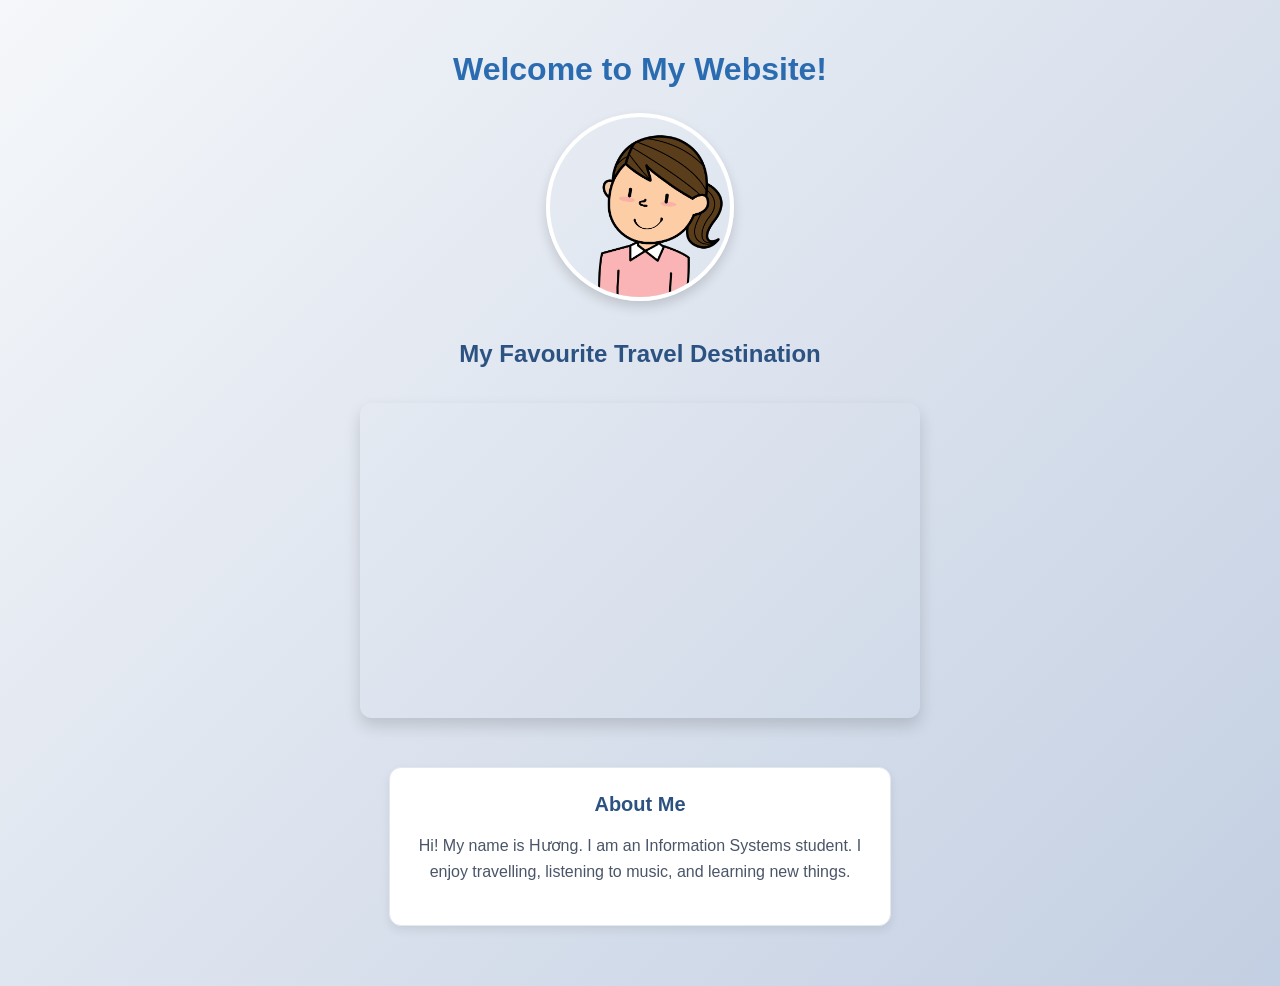
<file: My Page/index.html>
<!DOCTYPE html>
<html>
<head>
    <title>My Website</title>
    <link rel="stylesheet" href="style.css">
</head>

<body>

    <h1>Welcome to My Website!</h1>

    <img src="anime-cartoon-smiling-woman.png" alt="A smiling photo of me">

    <h2>My Favourite Travel Destination</h2>

    <iframe
        src="https://www.youtube.com/embed/4uqo-brP3xs?autoplay=1&mute=1"
        allow="autoplay">
    </iframe>

    <div class="bio">
        <h2>About Me</h2>
        <p>
            Hi! My name is Hương. I am an Information Systems student.
            I enjoy travelling, listening to music, and learning new things.
        </p>
    </div>

</body>
</html>
</file>
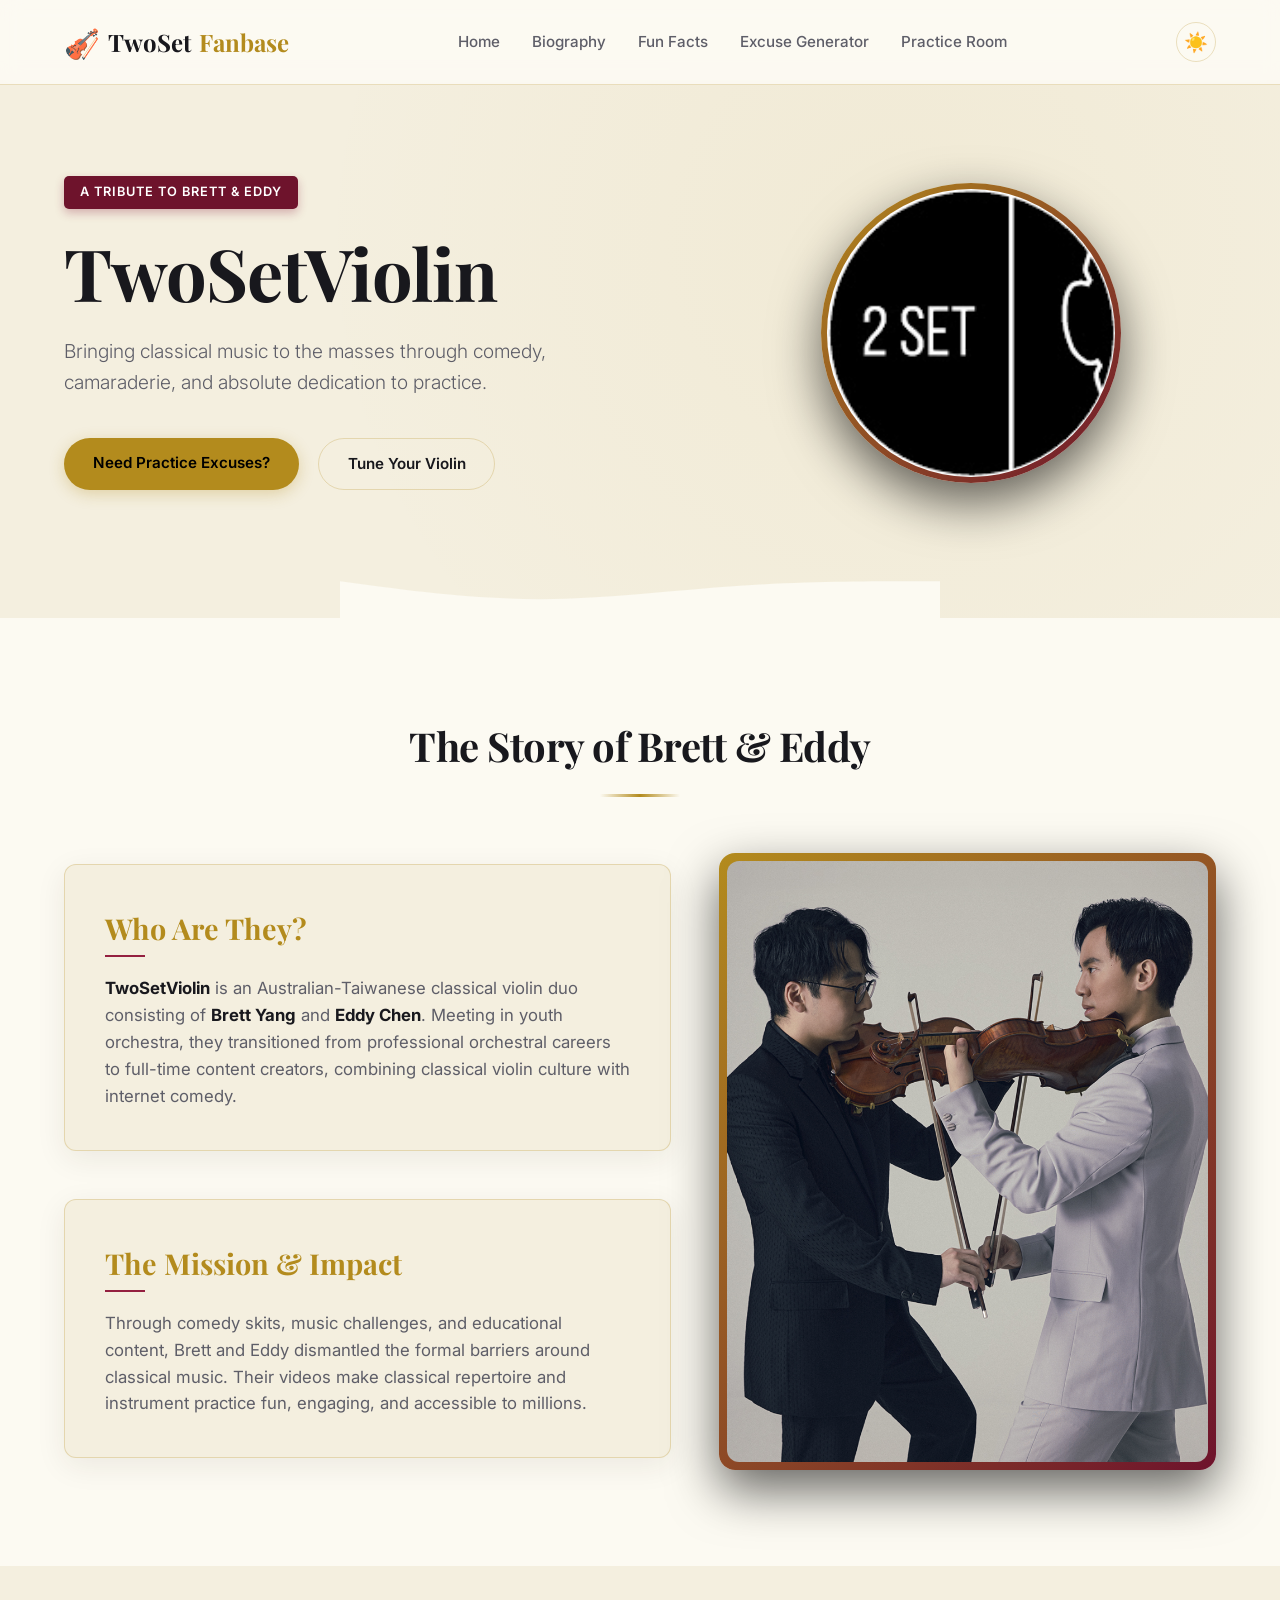
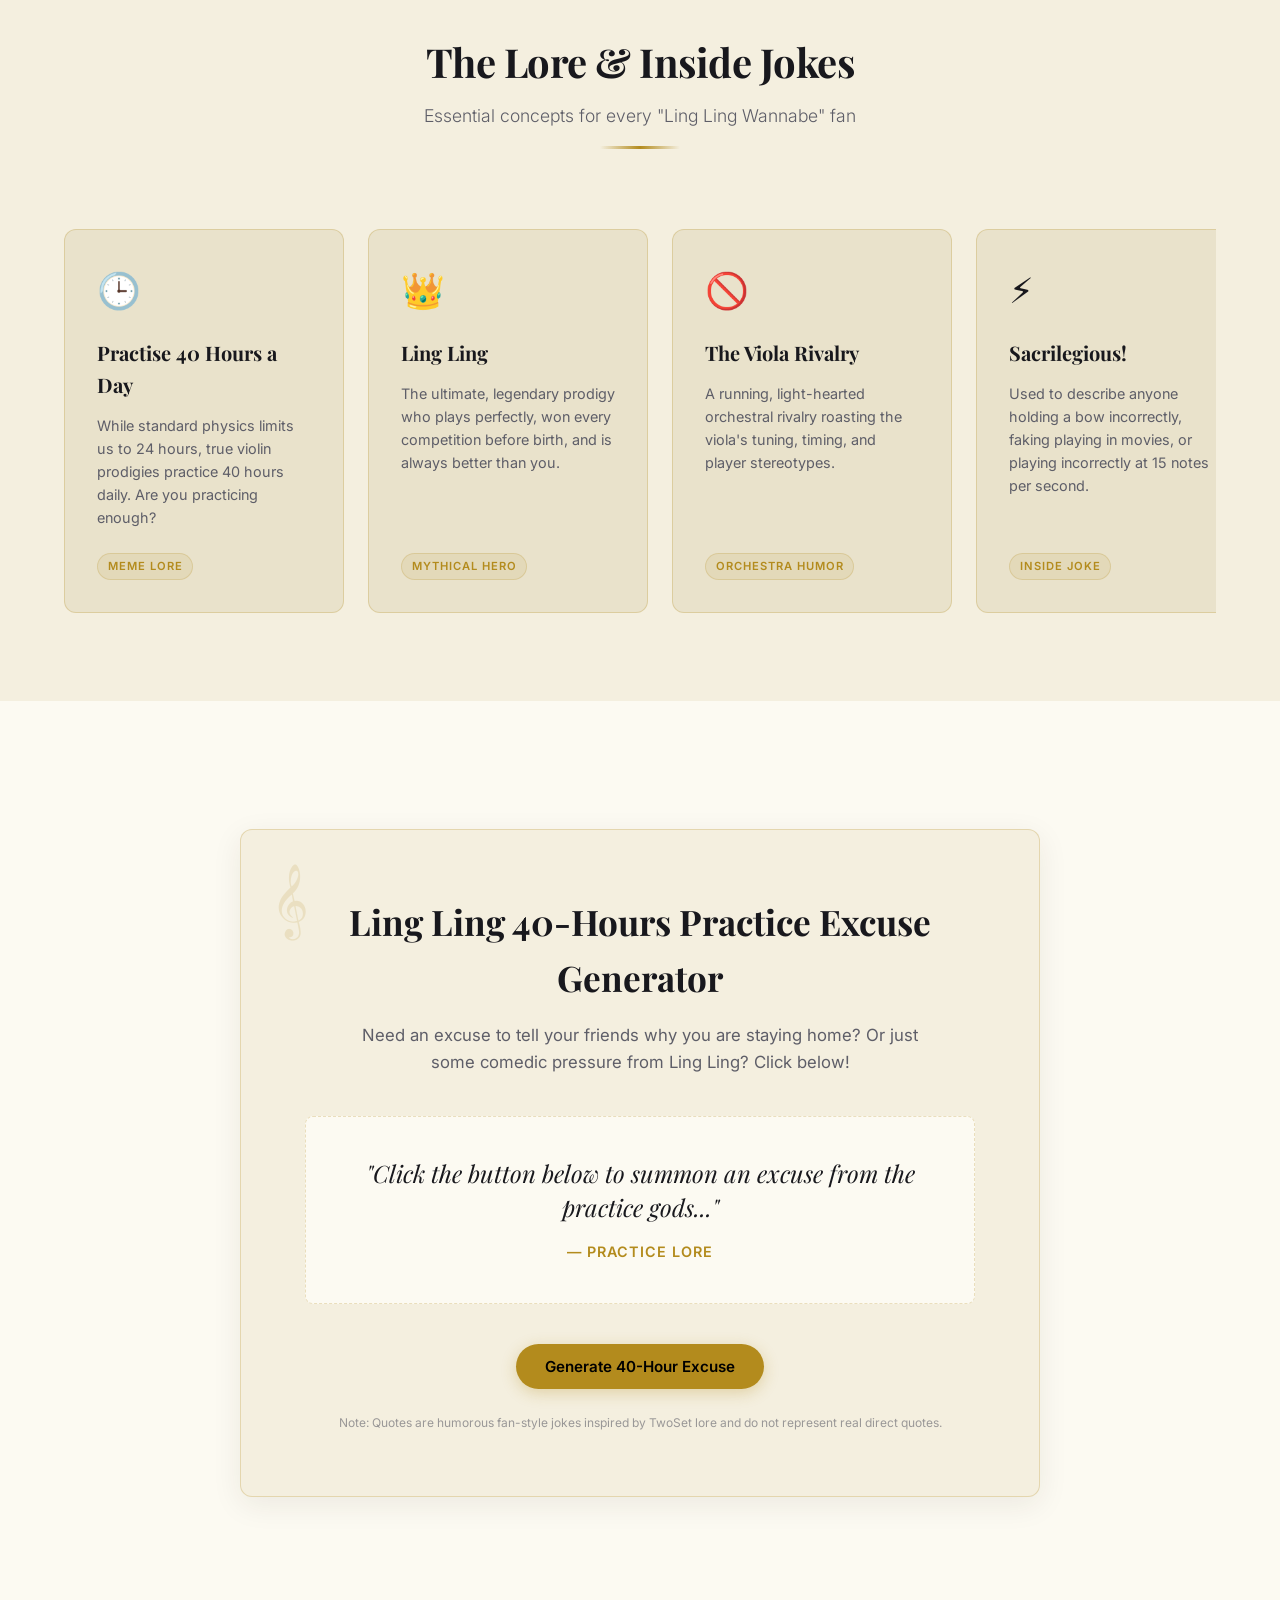
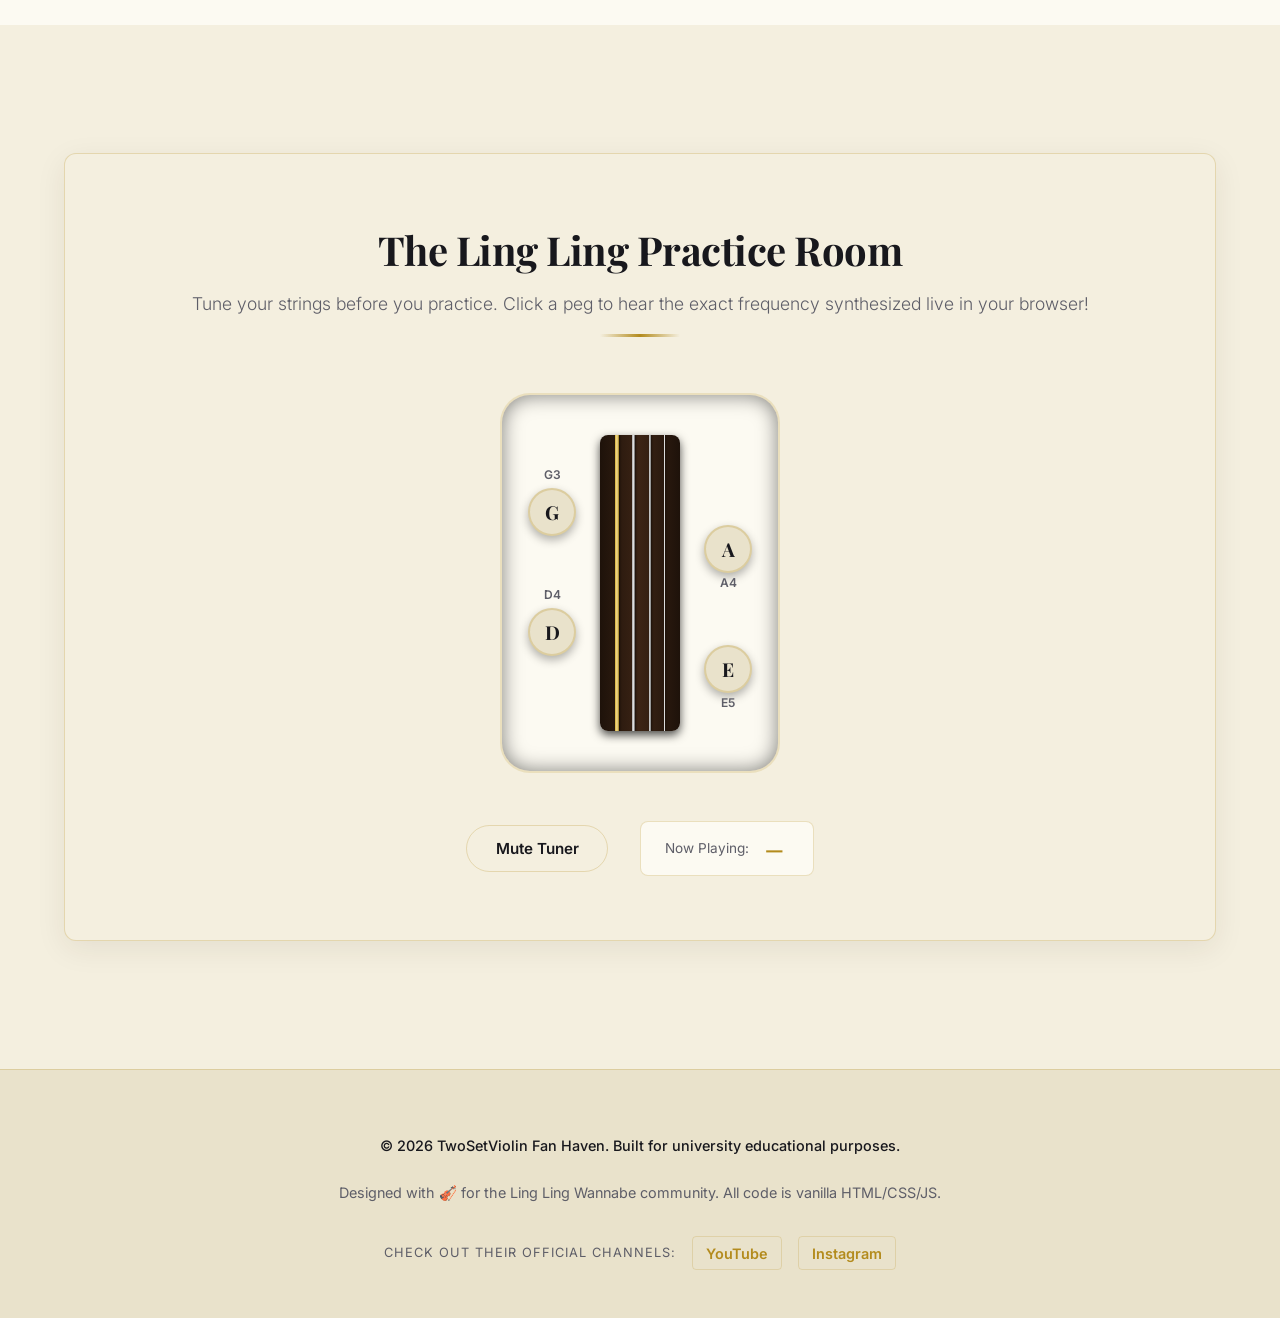
<file: fanpage.html>
<!DOCTYPE html>
<html lang="en" data-theme="light">
<head>
  <meta charset="UTF-8">
  <meta name="viewport" content="width=device-width, initial-scale=1.0">
  <title>TwoSetViolin Fan Haven | Practice 40 Hours a Day!</title>
  <!-- Google Fonts for Classical & Modern Typography -->
  <link rel="preconnect" href="https://fonts.googleapis.com">
  <link rel="preconnect" href="https://fonts.gstatic.com" crossorigin>
  <link href="https://fonts.googleapis.com/css2?family=Inter:wght@300;400;500;600;700&family=Playfair+Display:ital,wght@0,500;0,700;1,400;1,600&display=swap" rel="stylesheet">
  <!-- Custom Style Sheet -->
  <link rel="stylesheet" href="style.css">
</head>
<body>

  <!-- Header Navigation -->
  <header class="main-header">
    <div class="header-container">
      <a href="#" class="logo">
        <span class="logo-symbol">🎻</span> TwoSet<span class="logo-accent">Fanbase</span>
      </a>
      <nav class="nav-menu" id="navMenu">
        <ul>
          <li><a href="#hero">Home</a></li>
          <li><a href="#bio">Biography</a></li>
          <li><a href="#facts">Fun Facts</a></li>
          <li><a href="#generator">Excuse Generator</a></li>
          <li><a href="#practice-room">Practice Room</a></li>
        </ul>
      </nav>
      <div class="header-controls">
        <button id="themeToggleBtn" class="theme-toggle-btn" aria-label="Toggle light/dark theme">
          <span class="toggle-icon sun-icon">☀️</span>
          <span class="toggle-icon moon-icon">🌙</span>
        </button>
        <button class="mobile-nav-toggle" id="mobileNavToggle" aria-label="Toggle menu">
          <span class="bar"></span>
          <span class="bar"></span>
          <span class="bar"></span>
        </button>
      </div>
    </div>
  </header>

  <main>
    <!-- Hero Section -->
    <section id="hero" class="hero-section">
      <div class="hero-bg-overlay"></div>
      <div class="hero-content-wrapper container">
        <div class="hero-text">
          <span class="hero-badge">A Tribute to Brett & Eddy</span>
          <h1 class="hero-title">TwoSetViolin</h1>
          <p class="hero-subtitle">Bringing classical music to the masses through comedy, camaraderie, and absolute dedication to practice.</p>
          <div class="hero-actions">
            <a href="#generator" class="btn btn-primary">Need Practice Excuses?</a>
            <a href="#practice-room" class="btn btn-secondary">Tune Your Violin</a>
          </div>
        </div>
        <div class="hero-image-container">
          <div class="image-frame">
            <!-- TwoSet Violin Logo -->
            <img id="mainHeroImage" src="images/Twoset_Violin_Logo.jpg" alt="TwoSetViolin Logo" class="hero-image">
          </div>
        </div>
      </div>
      <div class="section-divider">
        <svg viewBox="0 0 1440 120" fill="none" xmlns="http://www.w3.org/2000/svg">
          <path d="M0,32L80,42.7C160,53,320,75,480,74.7C640,75,800,53,960,42.7C1120,32,1280,32,1360,32L1440,32L1440,120L1360,120C1280,120,1120,120,960,120C800,120,640,120,480,120C320,120,160,120,80,120L0,120Z" fill="currentColor"></path>
        </svg>
      </div>
    </section>

    <!-- Biography Section -->
    <section id="bio" class="bio-section container">
      <div class="section-header">
        <h2 class="section-title">The Story of Brett & Eddy</h2>
        <div class="title-underline"></div>
      </div>
      <div class="bio-grid">
        <div class="bio-text-column">
          <div class="bio-card card-glow">
            <h3>Who Are They?</h3>
            <p><strong>TwoSetViolin</strong> is an Australian-Taiwanese classical violin duo consisting of <strong>Brett Yang</strong> and <strong>Eddy Chen</strong>. Meeting in youth orchestra, they transitioned from professional orchestral careers to full-time content creators, combining classical violin culture with internet comedy.</p>
          </div>
          <div class="bio-card card-glow" style="margin-top: 1.5rem;">
            <h3>The Mission & Impact</h3>
            <p>Through comedy skits, music challenges, and educational content, Brett and Eddy dismantled the formal barriers around classical music. Their videos make classical repertoire and instrument practice fun, engaging, and accessible to millions.</p>
          </div>
        </div>
        <div class="bio-image-column">
          <div class="image-frame">
            <img src="images/two-sets-world-tour-260326.png" alt="Brett and Eddy Live World Tour" class="bio-image">
          </div>
        </div>
      </div>
    </section>

    <!-- Fun Facts Section -->
    <section id="facts" class="facts-section">
      <div class="container">
        <div class="section-header">
          <h2 class="section-title">The Lore & Inside Jokes</h2>
          <p class="section-tagline">Essential concepts for every "Ling Ling Wannabe" fan</p>
          <div class="title-underline"></div>
        </div>
        <div class="facts-grid">
          <!-- Card 1 -->
          <article class="fact-card">
            <div class="fact-icon">🕒</div>
            <h3 class="fact-title">Practise 40 Hours a Day</h3>
            <p class="fact-desc">While standard physics limits us to 24 hours, true violin prodigies practice 40 hours daily. Are you practicing enough?</p>
            <span class="fact-tag">Meme Lore</span>
          </article>
          <!-- Card 2 -->
          <article class="fact-card">
            <div class="fact-icon">👑</div>
            <h3 class="fact-title">Ling Ling</h3>
            <p class="fact-desc">The ultimate, legendary prodigy who plays perfectly, won every competition before birth, and is always better than you.</p>
            <span class="fact-tag">Mythical Hero</span>
          </article>
          <!-- Card 3 -->
          <article class="fact-card">
            <div class="fact-icon">🚫</div>
            <h3 class="fact-title">The Viola Rivalry</h3>
            <p class="fact-desc">A running, light-hearted orchestral rivalry roasting the viola's tuning, timing, and player stereotypes.</p>
            <span class="fact-tag">Orchestra Humor</span>
          </article>
          <!-- Card 4 -->
          <article class="fact-card">
            <div class="fact-icon">⚡</div>
            <h3 class="fact-title">Sacrilegious!</h3>
            <p class="fact-desc">Used to describe anyone holding a bow incorrectly, faking playing in movies, or playing incorrectly at 15 notes per second.</p>
            <span class="fact-tag">Inside Joke</span>
          </article>
          <!-- Card 5 -->
          <article class="fact-card">
            <div class="fact-icon">🧋</div>
            <h3 class="fact-title">Bubble Tea Fuel</h3>
            <p class="fact-desc">The essential beverage and fuel source for Brett and Eddy during long editing and practicing sessions.</p>
            <span class="fact-tag">Lifestyle</span>
          </article>
          <!-- Card 6 -->
          <article class="fact-card">
            <div class="fact-icon">🎻</div>
            <h3 class="fact-title">"Play it Slowly..."</h3>
            <p class="fact-desc">"If you can play it slowly, you can play it quickly." The legendary golden rule of practice—and a favorite meme template.</p>
            <span class="fact-tag">Golden Rule</span>
          </article>
        </div>
      </div>
    </section>

    <!-- Interactive Section: Quote Generator -->
    <section id="generator" class="generator-section container">
      <div class="generator-card card-glow">
        <div class="generator-header">
          <span class="musical-clef">𝄞</span>
          <h2>Ling Ling 40-Hours Practice Excuse Generator</h2>
          <p class="helper-text">Need an excuse to tell your friends why you are staying home? Or just some comedic pressure from Ling Ling? Click below!</p>
        </div>
        <div class="generator-display">
          <p id="quoteText" class="quote-text">"Click the button below to summon an excuse from the practice gods..."</p>
          <p id="quoteAuthor" class="quote-author">— Practice Lore</p>
        </div>
        <div class="generator-action">
          <button id="generateBtn" class="btn btn-primary btn-pulse">Generate 40-Hour Excuse</button>
        </div>
        <div class="disclaimer-note">
          Note: Quotes are humorous fan-style jokes inspired by TwoSet lore and do not represent real direct quotes.
        </div>
      </div>
    </section>

    <!-- Additional Interactive Feature: Violin Tuner (Web Audio API) -->
    <section id="practice-room" class="practice-section">
      <div class="container">
        <div class="practice-card card-glow">
          <div class="section-header">
            <h2 class="section-title">The Ling Ling Practice Room</h2>
            <p class="section-tagline">Tune your strings before you practice. Click a peg to hear the exact frequency synthesized live in your browser!</p>
            <div class="title-underline"></div>
          </div>
          
          <div class="tuner-container">
            <div class="violin-head-visual">
              <div class="peg peg-left" data-note="G" data-freq="196.00">
                <span class="peg-label">G3</span>
                <button class="peg-button" aria-label="Play G string (196 Hertz)">G</button>
              </div>
              <div class="peg peg-left" data-note="D" data-freq="293.66">
                <span class="peg-label">D4</span>
                <button class="peg-button" aria-label="Play D string (293.66 Hertz)">D</button>
              </div>
              <div class="violin-pegbox">
                <div class="string string-g"></div>
                <div class="string string-d"></div>
                <div class="string string-a"></div>
                <div class="string string-e"></div>
              </div>
              <div class="peg peg-right" data-note="A" data-freq="440.00">
                <button class="peg-button" aria-label="Play A string (440 Hertz)">A</button>
                <span class="peg-label">A4</span>
              </div>
              <div class="peg peg-right" data-note="E" data-freq="659.25">
                <button class="peg-button" aria-label="Play E string (659.25 Hertz)">E</button>
                <span class="peg-label">E5</span>
              </div>
            </div>
            
            <div class="tuner-controls">
              <button id="stopAudioBtn" class="btn btn-secondary" disabled>Mute Tuner</button>
              <div class="note-status-box">
                <span class="status-label">Now Playing:</span>
                <span id="activeNoteDisplay" class="status-value">—</span>
              </div>
            </div>
          </div>
        </div>
      </div>
    </section>
  </main>

  <!-- Footer Section -->
  <footer class="main-footer">
    <div class="container footer-content">
      <p class="copyright">&copy; 2026 TwoSetViolin Fan Haven. Built for university educational purposes.</p>
      <p class="credits">Designed with 🎻 for the Ling Ling Wannabe community. All code is vanilla HTML/CSS/JS.</p>
      <div class="social-links">
        <span class="link-label">Check out their official channels:</span>
        <a href="https://www.youtube.com/user/twosetviolin" target="_blank" rel="noopener noreferrer">YouTube</a>
        <a href="https://www.instagram.com/twosetviolin/" target="_blank" rel="noopener noreferrer">Instagram</a>
      </div>
    </div>
  </footer>

  <!-- Custom script file -->
  <script src="script.js"></script>
</body>
</html>
</file>
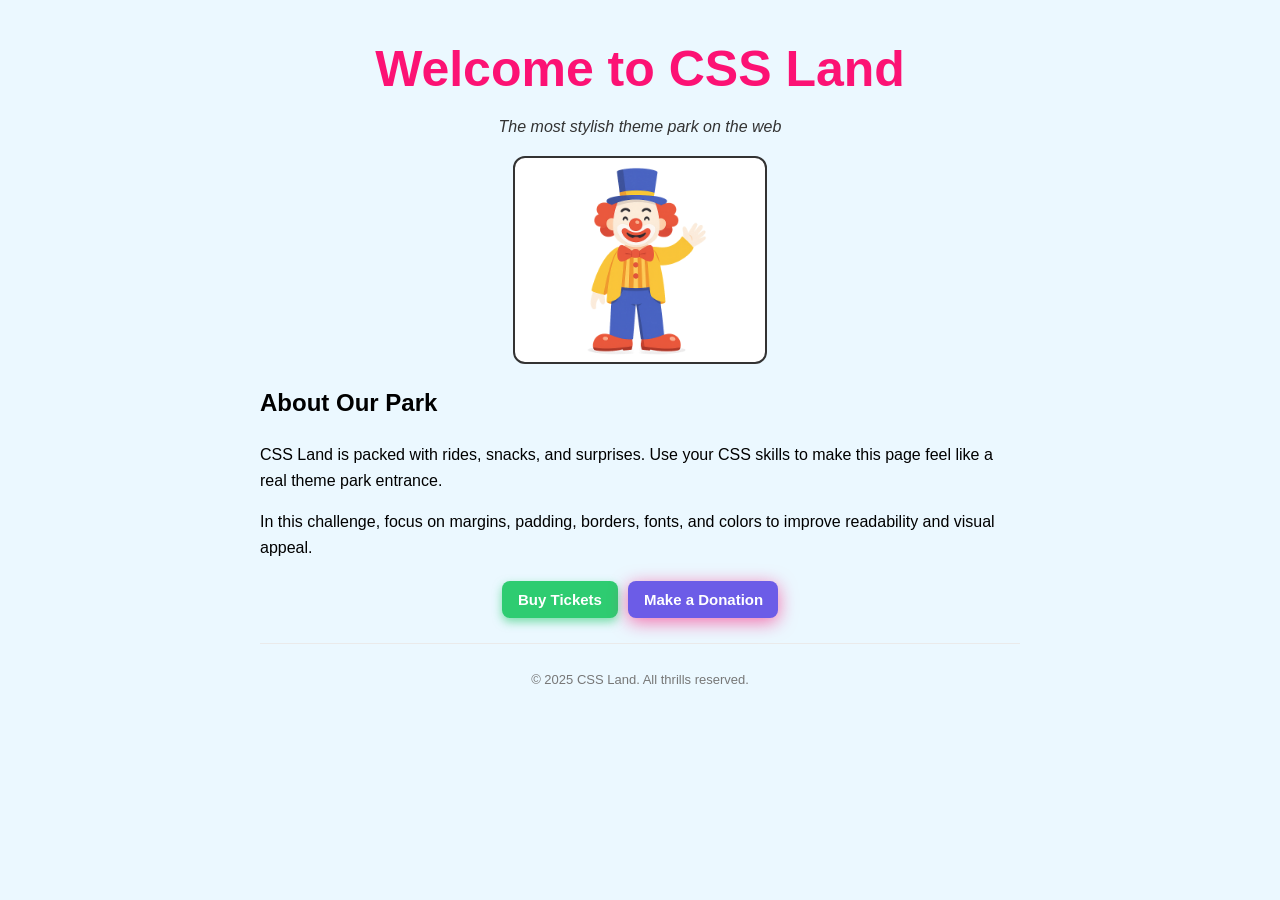
<file: Challenge1/home.html>
<!DOCTYPE html>
<html lang="en">
<head>
    <meta charset="UTF-8" />
    <meta name="viewport" content="width=device-width, initial-scale=1.0"/>
    <title>Challenge 1 - CSS Land - Welcome</title>
    <link rel="stylesheet" href="styles.css"/>
</head>
<body>

    <!-- DO NOT MODIFY HTML
         YOU MAY ONLY EDIT styles.css
    -->

    <div class="container">

        <header class="site-header">
            <h1>Welcome to <span class="park-name">CSS Land</span></h1>
            <p class="tagline">The most stylish theme park on the web</p>
        </header>

        <main>
            <section class="hero">
                <div class="mascot-placeholder" aria-label="Mascot placeholder" role="img">
                    <img id="mascot-image" src="mascot.png">
                </div>
            </section>

            <section class="about">
                <h2>About Our Park</h2>
                <p>CSS Land is packed with rides, snacks, and surprises. Use your CSS skills to make this
                    page feel like a real theme park entrance.
                </p>
                <p>In this challenge, focus on margins, padding, borders, fonts, and colors to improve
                    readability and visual appeal.
                </p>
            </section>

            <section class="actions">
                <button class="buy-tickets">Buy Tickets</button>
                <button class="make-donation">Make a Donation</button>
            </section>
        </main>

        <footer class="site-footer">
            <p>© 2025 CSS Land. All thrills reserved.</p>
        </footer>

    </div>

</body>
</html>
</file>
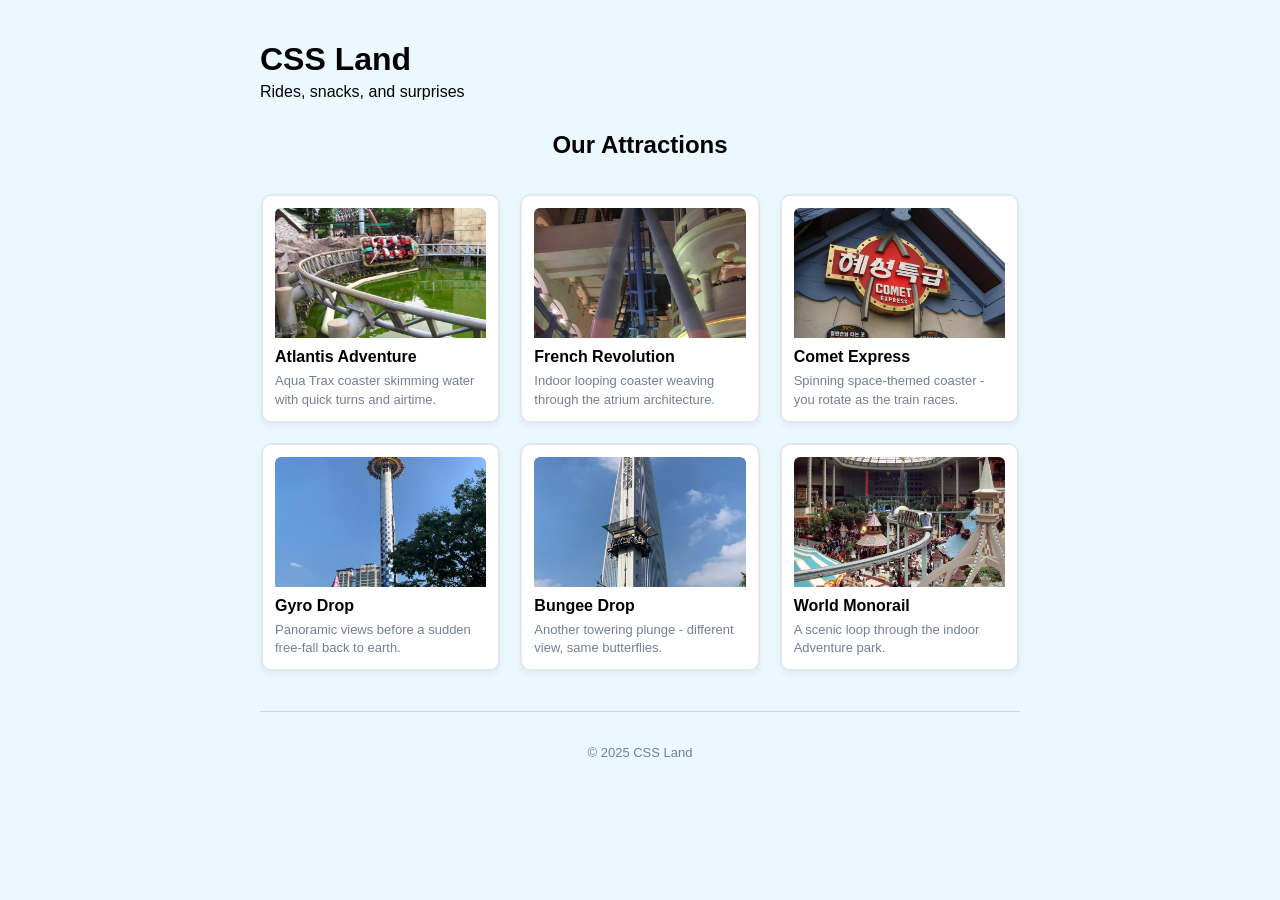
<file: Challenge2/home.html>
<!DOCTYPE html>
<html lang="en">
<head>
    <meta charset="UTF-8" />
    <meta name="viewport" content="width=device-width, initial-scale=1.0"/>
    <title>Challenge 2 - CSS Land - Attractions Gallery</title>
    <link rel="stylesheet" href="styles.css"/>
</head>
<body>

    <!-- DO NOT MODIFY home.html -->
    <!-- Add all styling in styles.css -->

    <div class="container">
        <header class="site-header">
            <h1>CSS Land</h1>
            <p class="tagline">Rides, snacks, and surprises</p>
        </header>

        <main>
            <section class="attractions">
                <h2>Our Attractions</h2>

                <div class="cards">
                    <article class="card">
                        <img src="images/atlantis.jpg" alt="Atlantis Adventure at Lotte World">
                        <h3>Atlantis Adventure</h3>
                        <p class="blurb">Aqua Trax coaster skimming water with quick turns and airtime.</p>
                    </article>

                    <article class="card">
                        <img src="images/french.jpg" alt="French Revolution indoor coaster">
                        <h3>French Revolution</h3>
                        <p class="blurb">Indoor looping coaster weaving through the atrium architecture.</p>
                    </article>

                    <article class="card">
                        <img src="images/comet.jpg" alt="Comet Express at Lotte World">
                        <h3>Comet Express</h3>
                        <p class="blurb">Spinning space-themed coaster - you rotate as the train races.</p>
                    </article>

                    <article class="card">
                        <img src="images/gyro.jpg" alt="Gyro Drop tower ride at Lotte World">
                        <h3>Gyro Drop</h3>
                        <p class="blurb">Panoramic views before a sudden free-fall back to earth.</p>
                    </article>

                    <article class="card">
                        <img src="images/bungee.jpg" alt="Bungee Drop at Lotte World">
                        <h3>Bungee Drop</h3>
                        <p class="blurb">Another towering plunge - different view, same butterflies.</p>
                    </article>

                    <article class="card">
                        <img src="images/monorail.jpg" alt="World Monorail at Lotte World Adventure">
                        <h3>World Monorail</h3>
                        <p class="blurb">A scenic loop through the indoor Adventure park.</p>
                    </article>
                </div>
            </section>
        </main>

        <footer class="site-footer">
            <p>© 2025 CSS Land</p>
        </footer>
    </div>

</body>
</html>
</file>
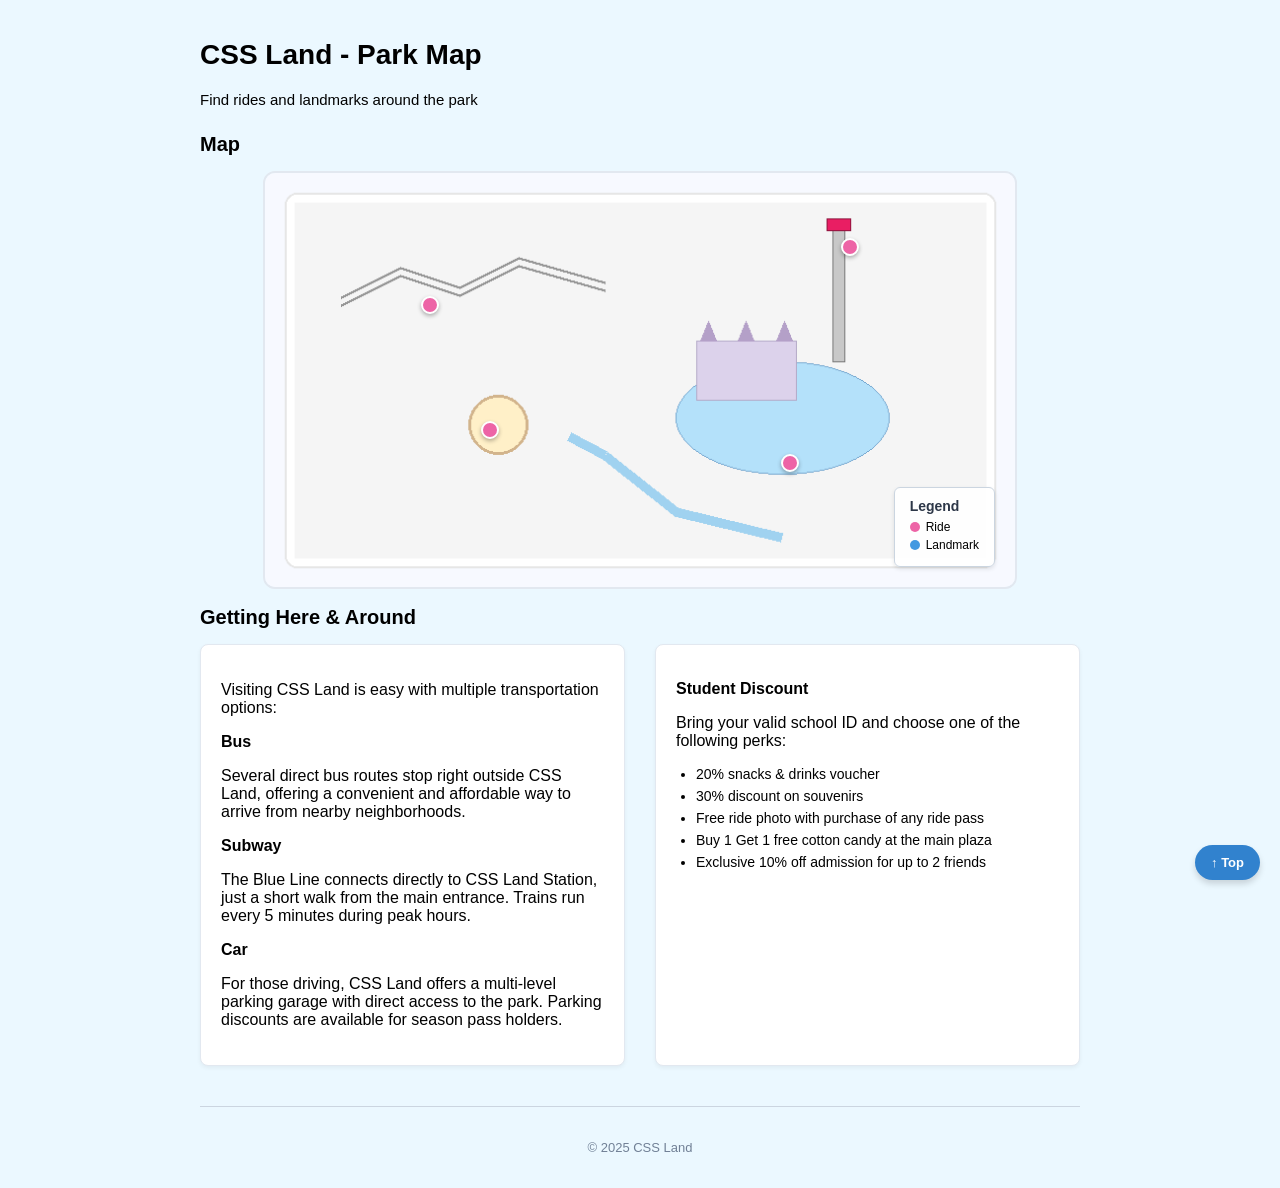
<file: Challenge3/home.html>
<!DOCTYPE html>
<html lang="en">
<head>
    <meta charset="UTF-8" />
    <meta name="viewport" content="width=device-width, initial-scale=1.0"/>
    <title>Challenge 3 - CSS Land - Park Map</title>
    <link rel="stylesheet" href="styles.css"/>
</head>
<body id="top">
    <!-- DO NOT MODIFY home.html -->
    <!-- Add all your styles in styles.css -->

    <div class="container">
        <header class="site-header">
            <h1>CSS Land - Park Map</h1>
            <p class="tagline">Find rides and landmarks around the park</p>
        </header>

        <main>
            <section class="map-section">
                <h2>Map</h2>

                <!-- Map wrapper: make this the positioning context -->
                <div class="map-wrapper">
                    <!-- Map image -->
                    <img class="park-map" src="map.png" alt="CSS Land Park Map">

                    <!-- Attraction markers (place precisely on the map) -->
                    <button class="marker" id="marker-atlantis" aria-label="Atlantis Adventure">
                        <span class="tooltip">Atlantis Adventure</span>
                    </button>

                    <button class="marker" id="marker-gyro" aria-label="Gyro Drop">
                        <span class="tooltip">Gyro Drop</span>
                    </button>

                    <button class="marker" id="marker-carousel" aria-label="Carousel Dreams">
                        <span class="tooltip">Carousel Dreams</span>
                    </button>

                    <button class="marker" id="marker-river" aria-label="River Rapids">
                        <span class="tooltip">River Rapids</span>
                    </button>

                    <!-- Legend box pinned to map corner -->
                    <aside class="legend">
                        <h3>Legend</h3>
                        <ul>
                            <li><span class="dot ride"></span> Ride</li>
                            <li><span class="dot landmark"></span> Landmark</li>
                        </ul>
                    </aside>
                </div>
            </section>

            <section class="transport">
                <h2>Getting Here & Around</h2>
                <div class="transport-columns">
                    <!-- Left column: Transportation info -->
                    <div class="transport-info">
                        <p>Visiting CSS Land is easy with multiple transportation options:</p>

                        <h3>Bus</h3>
                        <p>Several direct bus routes stop right outside CSS Land, offering a convenient and affordable way to arrive from nearby neighborhoods.</p>

                        <h3>Subway</h3>
                        <p>The Blue Line connects directly to CSS Land Station, just a short walk from the main entrance. Trains run every 5 minutes during peak hours.</p>

                        <h3>Car</h3>
                        <p>For those driving, CSS Land offers a multi-level parking garage with direct access to the park. Parking discounts are available for season pass holders.</p>
                    </div>

                    <!-- Right column: Student discount info -->
                    <div class="transport-discounts">
                        <h3>Student Discount</h3>
                        <p>Bring your valid school ID and choose one of the following perks:</p>
                        <ul>
                            <li>20% snacks & drinks voucher</li>
                            <li>30% discount on souvenirs</li>
                            <li>Free ride photo with purchase of any ride pass</li>
                            <li>Buy 1 Get 1 free cotton candy at the main plaza</li>
                            <li>Exclusive 10% off admission for up to 2 friends</li>
                        </ul>
                    </div>
                </div>
            </section>

        </main>

        <!-- Fixed Back to Top button -->
        <a href="#top" class="back-to-top" aria-label="Back to top">↑ Top</a>

        <footer class="site-footer">
            <p>© 2025 CSS Land</p>
        </footer>
    </div>
</body>
</html>
</file>
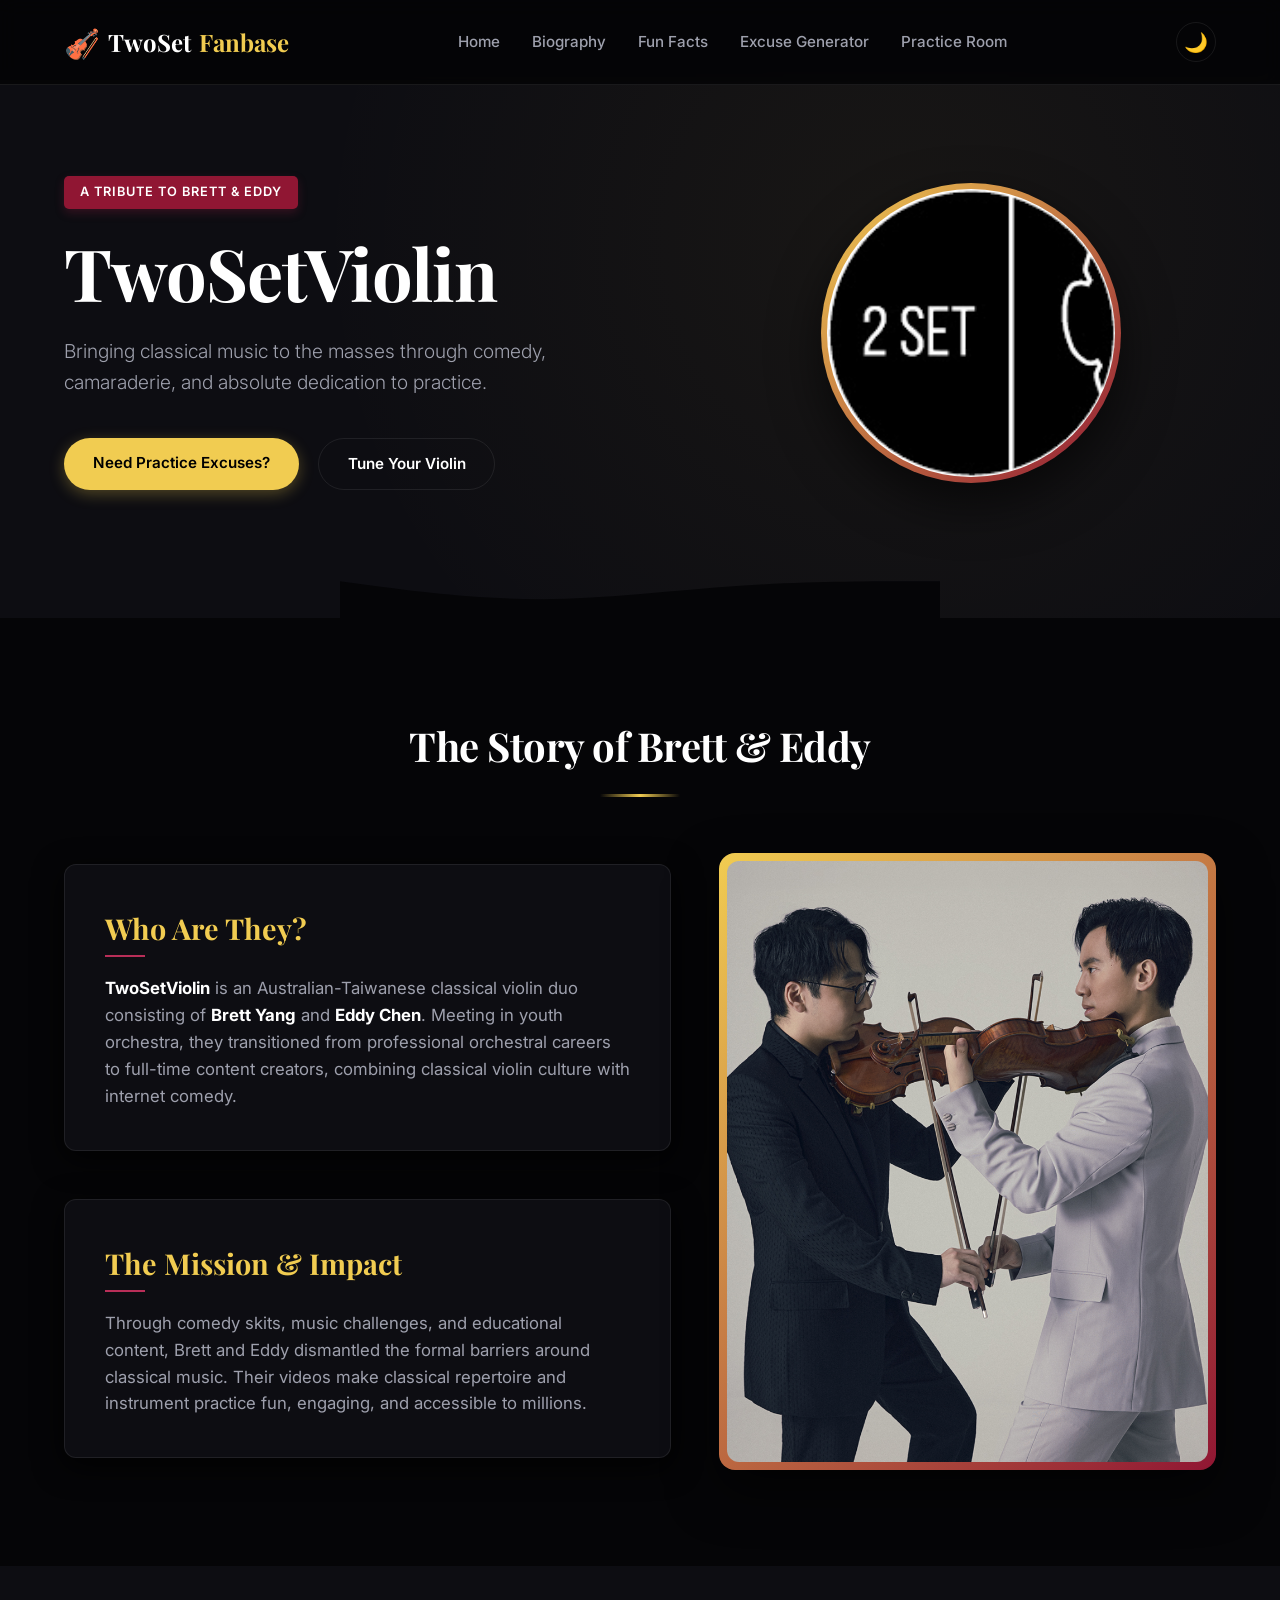
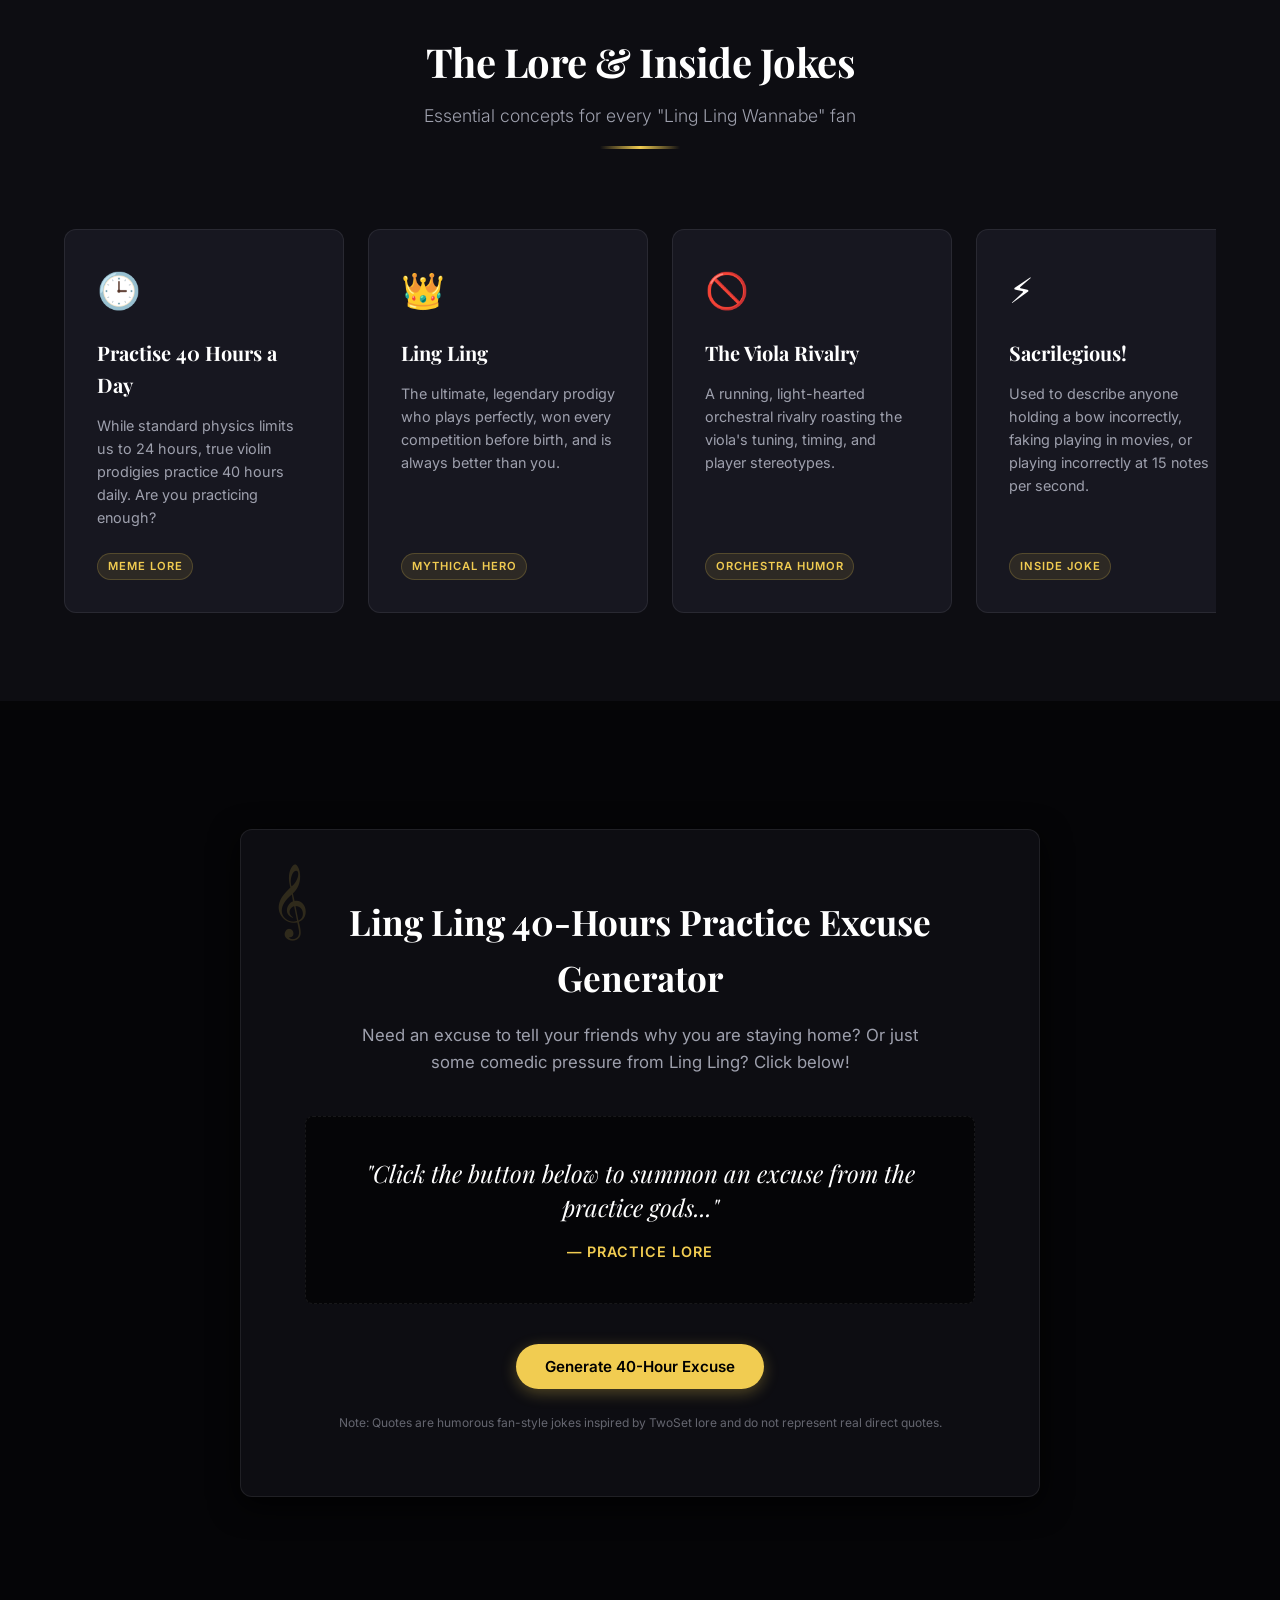
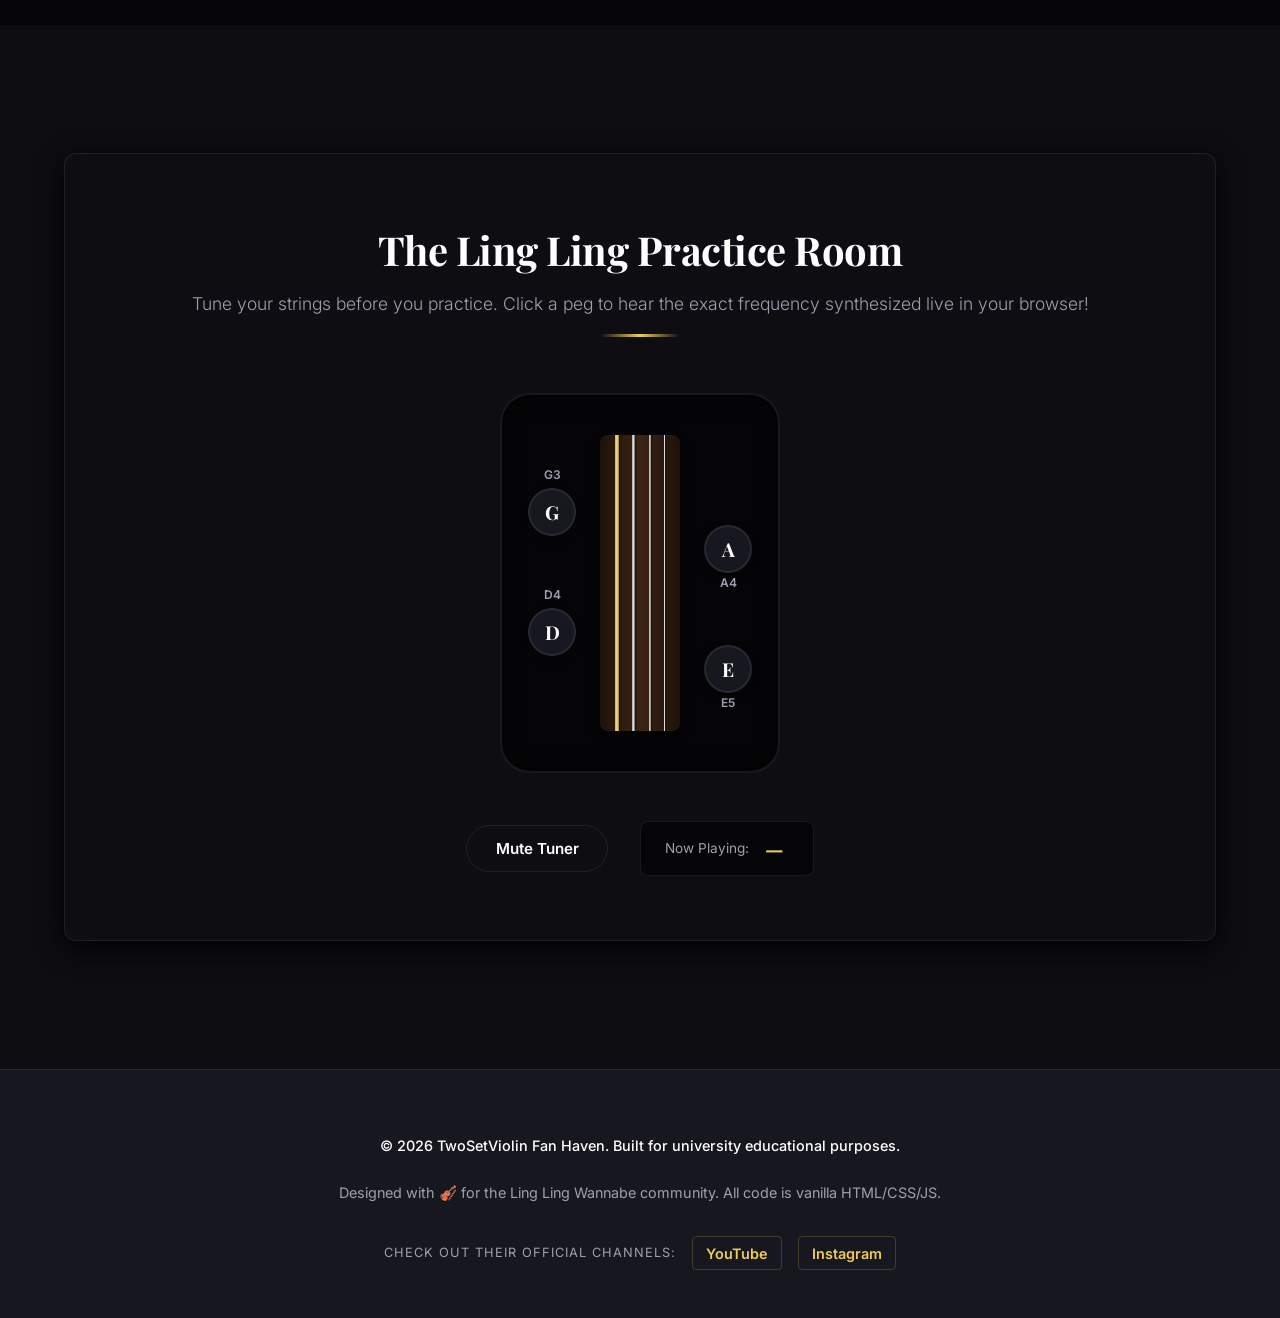
<file: twoset-fanpage/fanpage.html>
<!DOCTYPE html>
<html lang="en" data-theme="dark">
<head>
  <meta charset="UTF-8">
  <meta name="viewport" content="width=device-width, initial-scale=1.0">
  <title>TwoSetViolin Fan Haven | Practice 40 Hours a Day!</title>
  <!-- Google Fonts for Classical & Modern Typography -->
  <link rel="preconnect" href="https://fonts.googleapis.com">
  <link rel="preconnect" href="https://fonts.gstatic.com" crossorigin>
  <link href="https://fonts.googleapis.com/css2?family=Inter:wght@300;400;500;600;700&family=Playfair+Display:ital,wght@0,500;0,700;1,400;1,600&display=swap" rel="stylesheet">
  <!-- Custom Style Sheet -->
  <link rel="stylesheet" href="style.css">
</head>
<body>

  <!-- Header Navigation -->
  <header class="main-header">
    <div class="header-container">
      <a href="#" class="logo">
        <span class="logo-symbol">🎻</span> TwoSet<span class="logo-accent">Fanbase</span>
      </a>
      <nav class="nav-menu" id="navMenu">
        <ul>
          <li><a href="#hero">Home</a></li>
          <li><a href="#bio">Biography</a></li>
          <li><a href="#facts">Fun Facts</a></li>
          <li><a href="#generator">Excuse Generator</a></li>
          <li><a href="#practice-room">Practice Room</a></li>
        </ul>
      </nav>
      <div class="header-controls">
        <button id="themeToggleBtn" class="theme-toggle-btn" aria-label="Toggle light/dark theme">
          <span class="toggle-icon sun-icon">☀️</span>
          <span class="toggle-icon moon-icon">🌙</span>
        </button>
        <button class="mobile-nav-toggle" id="mobileNavToggle" aria-label="Toggle menu">
          <span class="bar"></span>
          <span class="bar"></span>
          <span class="bar"></span>
        </button>
      </div>
    </div>
  </header>

  <main>
    <!-- Hero Section -->
    <section id="hero" class="hero-section">
      <div class="hero-bg-overlay"></div>
      <div class="hero-content-wrapper container">
        <div class="hero-text">
          <span class="hero-badge">A Tribute to Brett & Eddy</span>
          <h1 class="hero-title">TwoSetViolin</h1>
          <p class="hero-subtitle">Bringing classical music to the masses through comedy, camaraderie, and absolute dedication to practice.</p>
          <div class="hero-actions">
            <a href="#generator" class="btn btn-primary">Need Practice Excuses?</a>
            <a href="#practice-room" class="btn btn-secondary">Tune Your Violin</a>
          </div>
        </div>
        <div class="hero-image-container">
          <div class="image-frame">
            <!-- TwoSet Violin Logo -->
            <img id="mainHeroImage" src="images/Twoset_Violin_Logo.jpg" alt="TwoSetViolin Logo" class="hero-image">
          </div>
        </div>
      </div>
      <div class="section-divider">
        <svg viewBox="0 0 1440 120" fill="none" xmlns="http://www.w3.org/2000/svg">
          <path d="M0,32L80,42.7C160,53,320,75,480,74.7C640,75,800,53,960,42.7C1120,32,1280,32,1360,32L1440,32L1440,120L1360,120C1280,120,1120,120,960,120C800,120,640,120,480,120C320,120,160,120,80,120L0,120Z" fill="currentColor"></path>
        </svg>
      </div>
    </section>

    <!-- Biography Section -->
    <section id="bio" class="bio-section container">
      <div class="section-header">
        <h2 class="section-title">The Story of Brett & Eddy</h2>
        <div class="title-underline"></div>
      </div>
      <div class="bio-grid">
        <div class="bio-text-column">
          <div class="bio-card card-glow">
            <h3>Who Are They?</h3>
            <p><strong>TwoSetViolin</strong> is an Australian-Taiwanese classical violin duo consisting of <strong>Brett Yang</strong> and <strong>Eddy Chen</strong>. Meeting in youth orchestra, they transitioned from professional orchestral careers to full-time content creators, combining classical violin culture with internet comedy.</p>
          </div>
          <div class="bio-card card-glow" style="margin-top: 1.5rem;">
            <h3>The Mission & Impact</h3>
            <p>Through comedy skits, music challenges, and educational content, Brett and Eddy dismantled the formal barriers around classical music. Their videos make classical repertoire and instrument practice fun, engaging, and accessible to millions.</p>
          </div>
        </div>
        <div class="bio-image-column">
          <div class="image-frame">
            <img src="images/two-sets-world-tour-260326.png" alt="Brett and Eddy Live World Tour" class="bio-image">
          </div>
        </div>
      </div>
    </section>

    <!-- Fun Facts Section -->
    <section id="facts" class="facts-section">
      <div class="container">
        <div class="section-header">
          <h2 class="section-title">The Lore & Inside Jokes</h2>
          <p class="section-tagline">Essential concepts for every "Ling Ling Wannabe" fan</p>
          <div class="title-underline"></div>
        </div>
        <div class="facts-grid">
          <!-- Card 1 -->
          <article class="fact-card">
            <div class="fact-icon">🕒</div>
            <h3 class="fact-title">Practise 40 Hours a Day</h3>
            <p class="fact-desc">While standard physics limits us to 24 hours, true violin prodigies practice 40 hours daily. Are you practicing enough?</p>
            <span class="fact-tag">Meme Lore</span>
          </article>
          <!-- Card 2 -->
          <article class="fact-card">
            <div class="fact-icon">👑</div>
            <h3 class="fact-title">Ling Ling</h3>
            <p class="fact-desc">The ultimate, legendary prodigy who plays perfectly, won every competition before birth, and is always better than you.</p>
            <span class="fact-tag">Mythical Hero</span>
          </article>
          <!-- Card 3 -->
          <article class="fact-card">
            <div class="fact-icon">🚫</div>
            <h3 class="fact-title">The Viola Rivalry</h3>
            <p class="fact-desc">A running, light-hearted orchestral rivalry roasting the viola's tuning, timing, and player stereotypes.</p>
            <span class="fact-tag">Orchestra Humor</span>
          </article>
          <!-- Card 4 -->
          <article class="fact-card">
            <div class="fact-icon">⚡</div>
            <h3 class="fact-title">Sacrilegious!</h3>
            <p class="fact-desc">Used to describe anyone holding a bow incorrectly, faking playing in movies, or playing incorrectly at 15 notes per second.</p>
            <span class="fact-tag">Inside Joke</span>
          </article>
          <!-- Card 5 -->
          <article class="fact-card">
            <div class="fact-icon">🧋</div>
            <h3 class="fact-title">Bubble Tea Fuel</h3>
            <p class="fact-desc">The essential beverage and fuel source for Brett and Eddy during long editing and practicing sessions.</p>
            <span class="fact-tag">Lifestyle</span>
          </article>
          <!-- Card 6 -->
          <article class="fact-card">
            <div class="fact-icon">🎻</div>
            <h3 class="fact-title">"Play it Slowly..."</h3>
            <p class="fact-desc">"If you can play it slowly, you can play it quickly." The legendary golden rule of practice—and a favorite meme template.</p>
            <span class="fact-tag">Golden Rule</span>
          </article>
        </div>
      </div>
    </section>

    <!-- Interactive Section: Quote Generator -->
    <section id="generator" class="generator-section container">
      <div class="generator-card card-glow">
        <div class="generator-header">
          <span class="musical-clef">𝄞</span>
          <h2>Ling Ling 40-Hours Practice Excuse Generator</h2>
          <p class="helper-text">Need an excuse to tell your friends why you are staying home? Or just some comedic pressure from Ling Ling? Click below!</p>
        </div>
        <div class="generator-display">
          <p id="quoteText" class="quote-text">"Click the button below to summon an excuse from the practice gods..."</p>
          <p id="quoteAuthor" class="quote-author">— Practice Lore</p>
        </div>
        <div class="generator-action">
          <button id="generateBtn" class="btn btn-primary btn-pulse">Generate 40-Hour Excuse</button>
        </div>
        <div class="disclaimer-note">
          Note: Quotes are humorous fan-style jokes inspired by TwoSet lore and do not represent real direct quotes.
        </div>
      </div>
    </section>

    <!-- Additional Interactive Feature: Violin Tuner (Web Audio API) -->
    <section id="practice-room" class="practice-section">
      <div class="container">
        <div class="practice-card card-glow">
          <div class="section-header">
            <h2 class="section-title">The Ling Ling Practice Room</h2>
            <p class="section-tagline">Tune your strings before you practice. Click a peg to hear the exact frequency synthesized live in your browser!</p>
            <div class="title-underline"></div>
          </div>
          
          <div class="tuner-container">
            <div class="violin-head-visual">
              <div class="peg peg-left" data-note="G" data-freq="196.00">
                <span class="peg-label">G3</span>
                <button class="peg-button" aria-label="Play G string (196 Hertz)">G</button>
              </div>
              <div class="peg peg-left" data-note="D" data-freq="293.66">
                <span class="peg-label">D4</span>
                <button class="peg-button" aria-label="Play D string (293.66 Hertz)">D</button>
              </div>
              <div class="violin-pegbox">
                <div class="string string-g"></div>
                <div class="string string-d"></div>
                <div class="string string-a"></div>
                <div class="string string-e"></div>
              </div>
              <div class="peg peg-right" data-note="A" data-freq="440.00">
                <button class="peg-button" aria-label="Play A string (440 Hertz)">A</button>
                <span class="peg-label">A4</span>
              </div>
              <div class="peg peg-right" data-note="E" data-freq="659.25">
                <button class="peg-button" aria-label="Play E string (659.25 Hertz)">E</button>
                <span class="peg-label">E5</span>
              </div>
            </div>
            
            <div class="tuner-controls">
              <button id="stopAudioBtn" class="btn btn-secondary" disabled>Mute Tuner</button>
              <div class="note-status-box">
                <span class="status-label">Now Playing:</span>
                <span id="activeNoteDisplay" class="status-value">—</span>
              </div>
            </div>
          </div>
        </div>
      </div>
    </section>
  </main>

  <!-- Footer Section -->
  <footer class="main-footer">
    <div class="container footer-content">
      <p class="copyright">&copy; 2026 TwoSetViolin Fan Haven. Built for university educational purposes.</p>
      <p class="credits">Designed with 🎻 for the Ling Ling Wannabe community. All code is vanilla HTML/CSS/JS.</p>
      <div class="social-links">
        <span class="link-label">Check out their official channels:</span>
        <a href="https://www.youtube.com/user/twosetviolin" target="_blank" rel="noopener noreferrer">YouTube</a>
        <a href="https://www.instagram.com/twosetviolin/" target="_blank" rel="noopener noreferrer">Instagram</a>
      </div>
    </div>
  </footer>

  <!-- Custom script file -->
  <script src="script.js"></script>
</body>
</html>
</file>
<file: My Page/style.css>
body {
    margin: 0;
    padding: 30px;
    font-family: Arial, sans-serif;
    text-align: center;
    background: linear-gradient(135deg, #f5f7fa 0%, #c3cfe2 100%);
    color: #2d3748;
}

h1 {
    color: #2b6cb0;
    margin-bottom: 25px;
}

img {
    width: 180px;
    height: 180px;
    object-fit: cover;
    border-radius: 50%;
    border: 4px solid #ffffff;
    box-shadow: 0 6px 12px rgba(0, 0, 0, 0.15);
    transition: transform 0.3s ease, box-shadow 0.3s ease;
}

img:hover {
    transform: scale(1.08) rotate(3deg);
    box-shadow: 0 10px 20px rgba(0, 0, 0, 0.25);
}

h2 {
    color: #2c5282;
    margin-top: 35px;
}

iframe {
    width: 560px;
    height: 315px;
    margin: 15px auto;
    border-radius: 12px;
    border: none;
    box-shadow: 0 8px 16px rgba(0, 0, 0, 0.15);
}

.bio {
    width: 450px;
    margin: 30px auto;
    padding: 25px;
    background-color: #ffffff;
    border: 1px solid #e2e8f0;
    border-radius: 12px;
    box-shadow: 0 4px 10px rgba(0, 0, 0, 0.08);
    transition: transform 0.2s ease;
}

.bio:hover {
    transform: translateY(-3px);
}

.bio h2 {
    margin-top: 0;
    font-size: 20px;
}

.bio p {
    color: #4a5568;
    line-height: 1.6;
}
</file>
<file: style.css>
/* ==========================================================================
   TwoSetViolin Fan Page - Custom stylesheet (Vanilla CSS)
   ========================================================================== */

/* Theme Variables */
:root {
  /* Dark theme (default) */
  --bg-primary: #050507;       /* Deeper pitch black for strong background separation */
  --bg-secondary: #0d0d12;     /* Very dark charcoal/blue tint */
  --bg-tertiary: #171720;      /* Distinct lighter slate grey for card containers */
  --text-primary: #ffffff;     /* Crisp white body text */
  --text-secondary: #9ea0ad;   /* Light muted grey for high readability */
  --accent-gold: #f1cc51;      /* Brighter, highly visible gold */
  --accent-gold-rgb: 241, 204, 81;
  --accent-gold-hover: #ffdf76;
  --accent-burgundy: #901633;
  --accent-burgundy-light: #b82e58;
  --card-border: rgba(255, 255, 255, 0.08); /* Crisp semi-transparent white border outlines components in dark mode */
  --card-shadow: rgba(0, 0, 0, 0.85); /* Deep shadow provides vertical separation */
  --header-bg: rgba(5, 5, 7, 0.85);
  --glow-color: rgba(241, 204, 81, 0.12); /* Subtle gold halo on hover */
  --transition-speed: 0.3s;
  --font-serif: 'Playfair Display', Georgia, serif;
  --font-sans: 'Inter', system-ui, -apple-system, sans-serif;
}

[data-theme="light"] {
  /* Light theme */
  --bg-primary: #fcfaf2;
  --bg-secondary: #f4efdf;
  --bg-tertiary: #e9e2cb;
  --text-primary: #18181d;
  --text-secondary: #5e5e68;
  --accent-gold: #b38b1d;
  --accent-gold-rgb: 179, 139, 29;
  --accent-gold-hover: #8f6e12;
  --accent-burgundy: #6e132c;
  --accent-burgundy-light: #942040;
  --card-border: rgba(179, 139, 29, 0.25);
  --card-shadow: rgba(50, 40, 20, 0.08);
  --header-bg: rgba(252, 250, 242, 0.85);
  --glow-color: rgba(179, 139, 29, 0.08);
}

/* Base Resets */
*, *::before, *::after {
  box-sizing: border-box;
  margin: 0;
  padding: 0;
}

html {
  scroll-behavior: smooth;
  font-size: 16px;
}

body {
  font-family: var(--font-sans);
  background-color: var(--bg-primary);
  color: var(--text-primary);
  line-height: 1.6;
  transition: background-color var(--transition-speed) ease, color var(--transition-speed) ease;
  overflow-x: hidden;
}

a {
  text-decoration: none;
  color: inherit;
}

ul {
  list-style: none;
}

img {
  max-width: 100%;
  height: auto;
  display: block;
}

.container {
  width: 90%;
  max-width: 1200px;
  margin: 0 auto;
}

/* Scrollbar styling */
::-webkit-scrollbar {
  width: 10px;
}
::-webkit-scrollbar-track {
  background: var(--bg-primary);
}
::-webkit-scrollbar-thumb {
  background: var(--bg-tertiary);
  border-radius: 5px;
  border: 2px solid var(--bg-primary);
}
::-webkit-scrollbar-thumb:hover {
  background: var(--accent-gold);
}

/* Typography & General Classes */
.section-header {
  text-align: center;
  margin-bottom: 3.5rem;
}

.section-title {
  font-family: var(--font-serif);
  font-size: 2.5rem;
  font-weight: 700;
  letter-spacing: -0.5px;
  margin-bottom: 0.5rem;
  color: var(--text-primary);
}

.section-tagline {
  font-family: var(--font-sans);
  color: var(--text-secondary);
  font-size: 1.1rem;
  font-weight: 300;
}

.title-underline {
  width: 80px;
  height: 3px;
  background: linear-gradient(90deg, transparent, var(--accent-gold), transparent);
  margin: 1rem auto 0;
}

/* Buttons */
.btn {
  display: inline-block;
  padding: 0.8rem 1.8rem;
  border-radius: 50px;
  font-family: var(--font-sans);
  font-weight: 600;
  font-size: 0.95rem;
  cursor: pointer;
  transition: all var(--transition-speed) cubic-bezier(0.4, 0, 0.2, 1);
  text-align: center;
  border: none;
}

.btn-primary {
  background-color: var(--accent-gold);
  color: #000;
  box-shadow: 0 4px 15px rgba(var(--accent-gold-rgb), 0.3);
}

.btn-primary:hover {
  background-color: var(--accent-gold-hover);
  transform: translateY(-2px);
  box-shadow: 0 6px 20px rgba(var(--accent-gold-rgb), 0.4);
}

.btn-secondary {
  background-color: transparent;
  color: var(--text-primary);
  border: 1px solid var(--card-border);
}

.btn-secondary:hover {
  background-color: var(--bg-tertiary);
  border-color: var(--accent-gold);
  transform: translateY(-2px);
}

/* Glow Card Effect */
.card-glow {
  background-color: var(--bg-secondary);
  border: 1px solid var(--card-border);
  border-radius: 12px;
  box-shadow: 0 8px 30px var(--card-shadow);
  transition: transform var(--transition-speed) ease, box-shadow var(--transition-speed) ease, border-color var(--transition-speed) ease;
}

.card-glow:hover {
  transform: translateY(-5px);
  box-shadow: 0 12px 40px var(--glow-color);
  border-color: var(--accent-gold);
}

/* Header Navigation */
.main-header {
  position: fixed;
  top: 0;
  left: 0;
  width: 100%;
  z-index: 1000;
  background-color: var(--header-bg);
  backdrop-filter: blur(10px);
  -webkit-backdrop-filter: blur(10px);
  border-bottom: 1px solid var(--card-border);
  transition: background-color var(--transition-speed) ease, border-color var(--transition-speed) ease;
}

.header-container {
  display: flex;
  justify-content: space-between;
  align-items: center;
  padding: 1.2rem 5%;
  max-width: 1400px;
  margin: 0 auto;
}

.logo {
  font-family: var(--font-serif);
  font-size: 1.5rem;
  font-weight: 700;
  color: var(--text-primary);
  display: flex;
  align-items: center;
  gap: 8px;
}

.logo-symbol {
  font-size: 1.8rem;
}

.logo-accent {
  color: var(--accent-gold);
}

.nav-menu ul {
  display: flex;
  gap: 2rem;
}

.nav-menu a {
  font-family: var(--font-sans);
  font-size: 0.95rem;
  font-weight: 500;
  color: var(--text-secondary);
  position: relative;
  padding: 0.5rem 0;
  transition: color var(--transition-speed) ease;
}

.nav-menu a:hover {
  color: var(--accent-gold);
}

.nav-menu a::after {
  content: '';
  position: absolute;
  bottom: 0;
  left: 0;
  width: 0;
  height: 2px;
  background-color: var(--accent-gold);
  transition: width var(--transition-speed) ease;
}

.nav-menu a:hover::after {
  width: 100%;
}

.header-controls {
  display: flex;
  align-items: center;
  gap: 1rem;
}

/* Theme Toggle Button */
.theme-toggle-btn {
  background: none;
  border: 1px solid var(--card-border);
  border-radius: 50%;
  width: 40px;
  height: 40px;
  cursor: pointer;
  display: flex;
  align-items: center;
  justify-content: center;
  position: relative;
  overflow: hidden;
  transition: border-color var(--transition-speed) ease, background-color var(--transition-speed) ease;
}

.theme-toggle-btn:hover {
  border-color: var(--accent-gold);
  background-color: var(--bg-tertiary);
}

.toggle-icon {
  font-size: 1.2rem;
  position: absolute;
  transition: transform 0.5s cubic-bezier(0.4, 0, 0.2, 1), opacity 0.5s ease;
}

/* Theme logic - Sun & Moon visibility */
[data-theme="dark"] .sun-icon {
  transform: translateY(-40px);
  opacity: 0;
}
[data-theme="dark"] .moon-icon {
  transform: translateY(0);
  opacity: 1;
}
[data-theme="light"] .sun-icon {
  transform: translateY(0);
  opacity: 1;
}
[data-theme="light"] .moon-icon {
  transform: translateY(40px);
  opacity: 0;
}

/* Mobile Nav Toggle */
.mobile-nav-toggle {
  display: none;
  flex-direction: column;
  justify-content: space-between;
  width: 25px;
  height: 20px;
  background: none;
  border: none;
  cursor: pointer;
}

.mobile-nav-toggle .bar {
  width: 100%;
  height: 2px;
  background-color: var(--text-primary);
  border-radius: 2px;
  transition: transform var(--transition-speed) ease, opacity var(--transition-speed) ease;
}

/* Main margins for fixed header */
main {
  margin-top: 80px;
}

/* Hero Section */
.hero-section {
  position: relative;
  padding: 6rem 0 8rem;
  background-color: var(--bg-secondary);
  overflow: hidden;
  display: flex;
  flex-direction: column;
  justify-content: center;
  align-items: center;
}

.hero-bg-overlay {
  position: absolute;
  top: 0;
  left: 0;
  width: 100%;
  height: 100%;
  background: radial-gradient(circle at 70% 30%, rgba(var(--accent-gold-rgb), 0.05), transparent 60%);
  pointer-events: none;
}

.hero-content-wrapper {
  display: grid;
  grid-template-columns: 1.1fr 0.9fr;
  align-items: center;
  gap: 4rem;
  position: relative;
  z-index: 2;
}

.hero-text {
  max-width: 600px;
}

.hero-badge {
  display: inline-block;
  padding: 0.4rem 1rem;
  background-color: var(--accent-burgundy);
  color: #fff;
  font-size: 0.8rem;
  font-weight: 600;
  letter-spacing: 1px;
  text-transform: uppercase;
  border-radius: 5px;
  margin-bottom: 1.5rem;
  box-shadow: 0 4px 10px rgba(139, 30, 63, 0.3);
}

.hero-title {
  font-family: var(--font-serif);
  font-size: 4.5rem;
  line-height: 1.1;
  font-weight: 700;
  color: var(--text-primary);
  margin-bottom: 1.5rem;
  letter-spacing: -1px;
}

.hero-subtitle {
  font-size: 1.2rem;
  color: var(--text-secondary);
  margin-bottom: 2.5rem;
  font-weight: 300;
}

.hero-actions {
  display: flex;
  gap: 1.2rem;
}

.hero-image-container {
  display: flex;
  justify-content: center;
  align-items: center;
}

.image-frame {
  position: relative;
  border-radius: 16px;
  padding: 8px;
  background: linear-gradient(135deg, var(--accent-gold), var(--accent-burgundy));
  box-shadow: 0 20px 50px rgba(0, 0, 0, 0.6);
  transition: transform var(--transition-speed) ease;
}

.image-frame:hover {
  transform: scale(1.02);
}

.hero-image {
  border-radius: 12px;
  width: 100%;
  aspect-ratio: 16/10;
  object-fit: cover;
}

/* Scoped circular layout for Hero logo */
.hero-image-container .image-frame {
  border-radius: 50%;
  width: 300px;
  height: 300px;
  display: flex;
  align-items: center;
  justify-content: center;
  overflow: hidden;
  padding: 6px;
}

.hero-image-container .hero-image {
  border-radius: 50%;
  width: 100%;
  height: 100%;
  object-fit: cover;
}

.image-overlay-info {
  position: absolute;
  bottom: 20px;
  left: 20px;
  background-color: rgba(0, 0, 0, 0.75);
  color: #fff;
  padding: 0.6rem 1.2rem;
  border-radius: 8px;
  border-left: 3px solid var(--accent-gold);
  backdrop-filter: blur(5px);
  display: flex;
  flex-direction: column;
}

.image-overlay-info span {
  font-weight: 600;
  font-size: 0.9rem;
}

.image-overlay-info small {
  font-size: 0.75rem;
  color: #ccc;
  margin-top: 2px;
}

.section-divider {
  position: absolute;
  bottom: 0;
  left: 0;
  width: 100%;
  line-height: 0;
  color: var(--bg-primary);
}

.section-divider svg {
  display: block;
  width: 100%;
  height: 50px;
}

/* Biography Section */
.bio-section {
  padding: 6rem 0; /* Slightly reduced padding */
}

.bio-grid {
  display: grid;
  grid-template-columns: 1.1fr 0.9fr;
  gap: 3rem;
  align-items: center;
}

.bio-text-column {
  display: flex;
  flex-direction: column;
  gap: 1.5rem;
}

.bio-card {
  padding: 2.5rem;
}

.bio-image-column {
  display: flex;
  justify-content: center;
  align-items: center;
}

.bio-image {
  border-radius: 12px;
  width: 100%;
  aspect-ratio: 4/5;
  object-fit: cover;
}

.bio-card h3 {
  font-family: var(--font-serif);
  font-size: 1.8rem;
  color: var(--accent-gold);
  margin-bottom: 1.5rem;
  position: relative;
  display: inline-block;
}

.bio-card h3::after {
  content: '';
  position: absolute;
  bottom: -6px;
  left: 0;
  width: 40px;
  height: 2px;
  background-color: var(--accent-burgundy-light);
}

.bio-card p {
  color: var(--text-secondary);
  font-size: 1.05rem;
  margin-bottom: 1.2rem;
}

.bio-card p:last-child {
  margin-bottom: 0;
}

.bio-card strong {
  color: var(--text-primary);
}

/* Fun Facts Section */
.facts-section {
  background-color: var(--bg-secondary);
  padding: 4rem 0; /* Reduced padding from 8rem to 4rem to save space */
  position: relative;
  transition: background-color var(--transition-speed) ease;
}

.facts-grid {
  display: flex;
  overflow-x: auto;
  gap: 1.5rem;
  padding: 1.5rem 1rem;
  scroll-snap-type: x mandatory;
  scrollbar-width: thin;
  scrollbar-color: var(--accent-gold) var(--bg-tertiary);
  -webkit-overflow-scrolling: touch;
}

/* Styled horizontal scrollbars */
.facts-grid::-webkit-scrollbar {
  height: 6px;
}

.facts-grid::-webkit-scrollbar-track {
  background: var(--bg-primary);
  border-radius: 10px;
}

.facts-grid::-webkit-scrollbar-thumb {
  background: var(--bg-tertiary);
  border: 1px solid var(--card-border);
  border-radius: 10px;
}

.facts-grid::-webkit-scrollbar-thumb:hover {
  background: var(--accent-gold);
}

.fact-card {
  flex: 0 0 280px; /* Fixed card width for slider */
  scroll-snap-align: start;
  background-color: var(--bg-tertiary);
  border: 1px solid var(--card-border);
  border-radius: 12px;
  padding: 2rem;
  position: relative;
  display: flex;
  flex-direction: column;
  transition: transform var(--transition-speed) ease, border-color var(--transition-speed) ease, box-shadow var(--transition-speed) ease;
}

.fact-card:hover {
  transform: translateY(-5px);
  border-color: var(--accent-gold);
  box-shadow: 0 8px 25px var(--glow-color);
}

.fact-icon {
  font-size: 2.2rem;
  margin-bottom: 1.2rem;
}

.fact-title {
  font-family: var(--font-serif);
  font-size: 1.25rem;
  color: var(--text-primary);
  margin-bottom: 0.8rem;
}

.fact-desc {
  color: var(--text-secondary);
  font-size: 0.9rem;
  margin-bottom: 1.5rem;
  flex-grow: 1;
}

.fact-tag {
  align-self: flex-start;
  font-size: 0.7rem;
  font-weight: 600;
  text-transform: uppercase;
  letter-spacing: 1px;
  color: var(--accent-gold);
  background-color: rgba(var(--accent-gold-rgb), 0.1);
  padding: 0.2rem 0.6rem;
  border-radius: 20px;
  border: 1px solid rgba(var(--accent-gold-rgb), 0.2);
}

/* Interactive Section: Quote Generator */
.generator-section {
  padding: 8rem 0;
}

.generator-card {
  max-width: 800px;
  margin: 0 auto;
  padding: 4rem;
  text-align: center;
  position: relative;
  overflow: hidden;
}

.musical-clef {
  font-size: 4rem;
  color: var(--accent-gold);
  opacity: 0.15;
  position: absolute;
  top: 15px;
  left: 30px;
  font-family: var(--font-serif);
}

.generator-header h2 {
  font-family: var(--font-serif);
  font-size: 2.2rem;
  color: var(--text-primary);
  margin-bottom: 1rem;
}

.generator-header .helper-text {
  color: var(--text-secondary);
  font-size: 1.05rem;
  max-width: 600px;
  margin: 0 auto 2.5rem;
}

.generator-display {
  background-color: var(--bg-primary);
  border: 1px dashed var(--card-border);
  border-radius: 8px;
  padding: 2.5rem;
  margin-bottom: 2.5rem;
  min-height: 150px;
  display: flex;
  flex-direction: column;
  justify-content: center;
  align-items: center;
  position: relative;
  transition: background-color var(--transition-speed) ease;
}

.quote-text {
  font-family: var(--font-serif);
  font-size: 1.5rem;
  font-style: italic;
  color: var(--text-primary);
  margin-bottom: 1rem;
  line-height: 1.4;
  opacity: 1;
  transition: opacity 0.3s ease, transform 0.3s ease;
}

.quote-text.fade-out {
  opacity: 0;
  transform: scale(0.95);
}

.quote-text.fade-in {
  opacity: 1;
  transform: scale(1);
}

.quote-author {
  font-family: var(--font-sans);
  color: var(--accent-gold);
  font-size: 0.9rem;
  font-weight: 600;
  text-transform: uppercase;
  letter-spacing: 1px;
}

/* Excuse button pulsation */
@keyframes buttonPulse {
  0% { box-shadow: 0 0 0 0 rgba(var(--accent-gold-rgb), 0.4); }
  70% { box-shadow: 0 0 0 15px rgba(var(--accent-gold-rgb), 0); }
  100% { box-shadow: 0 0 0 0 rgba(var(--accent-gold-rgb), 0); }
}

.btn-pulse {
  animation: buttonPulse 2s infinite;
}

.disclaimer-note {
  font-size: 0.75rem;
  color: var(--text-secondary);
  opacity: 0.6;
  margin-top: 1.5rem;
}

/* Additional Interactive Feature: Practice Room & Tuner */
.practice-section {
  background-color: var(--bg-secondary);
  padding: 8rem 0;
  transition: background-color var(--transition-speed) ease;
}

.practice-card {
  padding: 4rem;
}

.tuner-container {
  display: flex;
  flex-direction: column;
  align-items: center;
  gap: 3rem;
  margin-top: 2rem;
}

/* Violin Pegbox Visual Interface */
.violin-head-visual {
  position: relative;
  width: 280px;
  height: 380px;
  background-color: var(--bg-primary);
  border: 2px solid var(--card-border);
  border-radius: 30px;
  display: flex;
  justify-content: center;
  padding: 40px 20px;
  box-shadow: inset 0 0 20px rgba(0,0,0,0.5);
  transition: background-color var(--transition-speed) ease;
}

.violin-pegbox {
  width: 80px;
  height: 100%;
  background: linear-gradient(90deg, #1e120a, #3c2415, #1e120a);
  border-radius: 8px;
  position: relative;
  box-shadow: 0 4px 10px rgba(0,0,0,0.7);
  display: flex;
  justify-content: space-around;
  padding: 0 8px;
  overflow: hidden;
  z-index: 1;
}

/* Violin Strings visual */
.string {
  width: 2px;
  height: 100%;
  background: linear-gradient(90deg, #aaa, #ddd, #555);
  box-shadow: 1px 0 2px rgba(0,0,0,0.5);
  transition: all 0.1s ease;
}

.string-g { width: 4px; background: linear-gradient(90deg, #d4af37, #f7df94, #9a7b1b); }
.string-d { width: 3px; }
.string-a { width: 2px; }
.string-e { width: 1.2px; }

/* String Vibration Keyframes */
@keyframes vibrateString {
  0% { transform: translateX(0); }
  20% { transform: translateX(-1px); }
  40% { transform: translateX(1px); }
  60% { transform: translateX(-0.7px); }
  80% { transform: translateX(0.7px); }
  100% { transform: translateX(0); }
}

.string.playing {
  animation: vibrateString 0.05s linear infinite;
  box-shadow: 0 0 6px var(--accent-gold);
}

/* Violin pegs */
.peg {
  display: flex;
  flex-direction: column;
  justify-content: center;
  align-items: center;
  width: 60px;
  position: absolute;
  z-index: 10;
}

/* Specific peg coordinate mappings */
.peg[data-note="G"] { left: 20px; top: 70px; }
.peg[data-note="D"] { left: 20px; top: 190px; }
.peg[data-note="A"] { right: 20px; top: 130px; }
.peg[data-note="E"] { right: 20px; top: 250px; }

.peg-label {
  font-size: 0.75rem;
  font-weight: 600;
  color: var(--text-secondary);
  margin-bottom: 4px;
}

.peg-button {
  background-color: var(--bg-tertiary);
  color: var(--text-primary);
  border: 2px solid var(--card-border);
  border-radius: 50%;
  width: 48px;
  height: 48px;
  font-family: var(--font-serif);
  font-size: 1.2rem;
  font-weight: 700;
  cursor: pointer;
  display: flex;
  align-items: center;
  justify-content: center;
  box-shadow: 0 4px 10px rgba(0,0,0,0.3);
  transition: all 0.2s cubic-bezier(0.4, 0, 0.2, 1);
}

.peg-button:hover {
  border-color: var(--accent-gold);
  color: var(--accent-gold);
  transform: scale(1.08);
}

.peg.active .peg-button {
  background-color: var(--accent-gold);
  color: #000;
  border-color: var(--accent-gold-hover);
  box-shadow: 0 0 15px var(--accent-gold);
  transform: rotate(15deg) scale(1.05);
}

/* Tuner control status */
.tuner-controls {
  display: flex;
  align-items: center;
  gap: 2rem;
}

.note-status-box {
  background-color: var(--bg-primary);
  border: 1px solid var(--card-border);
  border-radius: 8px;
  padding: 0.6rem 1.5rem;
  display: flex;
  align-items: center;
  gap: 10px;
}

.status-label {
  font-size: 0.85rem;
  color: var(--text-secondary);
}

.status-value {
  font-family: var(--font-serif);
  font-size: 1.3rem;
  font-weight: 700;
  color: var(--accent-gold);
  min-width: 30px;
  text-align: center;
}

/* Footer Section */
.main-footer {
  background-color: var(--bg-tertiary);
  border-top: 1px solid var(--card-border);
  padding: 4rem 0 3rem;
  color: var(--text-secondary);
  font-size: 0.9rem;
  transition: background-color var(--transition-speed) ease, border-color var(--transition-speed) ease;
}

.footer-content {
  display: flex;
  flex-direction: column;
  align-items: center;
  gap: 1.5rem;
  text-align: center;
}

.copyright {
  color: var(--text-primary);
  font-weight: 500;
}

.social-links {
  display: flex;
  flex-wrap: wrap;
  justify-content: center;
  align-items: center;
  gap: 1rem;
  margin-top: 0.5rem;
}

.link-label {
  font-size: 0.8rem;
  text-transform: uppercase;
  letter-spacing: 1px;
}

.social-links a {
  color: var(--accent-gold);
  font-weight: 600;
  padding: 0.3rem 0.8rem;
  border: 1px solid rgba(var(--accent-gold-rgb), 0.2);
  border-radius: 4px;
  transition: all var(--transition-speed) ease;
}

.social-links a:hover {
  background-color: var(--accent-gold);
  color: #000;
  border-color: var(--accent-gold);
}

/* ==========================================================================
   Responsive Media Queries
   ========================================================================== */

/* Tablet & Smaller Screens */
@media (max-width: 992px) {
  .hero-content-wrapper {
    grid-template-columns: 1fr;
    gap: 3rem;
    text-align: center;
  }

  .hero-text {
    max-width: 100%;
    display: flex;
    flex-direction: column;
    align-items: center;
  }

  .hero-actions {
    justify-content: center;
  }

  .hero-title {
    font-size: 3.5rem;
  }

  .bio-grid {
    grid-template-columns: 1fr;
    gap: 2rem;
  }

  .facts-grid {
    grid-template-columns: 1fr 1fr;
  }

  .nav-menu {
    display: none; /* Hide default desktop nav */
  }

  /* Hamburger Menu Button */
  .mobile-nav-toggle {
    display: flex;
  }

  /* Active states for mobile hamburger toggle */
  .mobile-nav-toggle.open .bar:nth-child(1) {
    transform: translateY(9px) rotate(45deg);
  }
  .mobile-nav-toggle.open .bar:nth-child(2) {
    opacity: 0;
  }
  .mobile-nav-toggle.open .bar:nth-child(3) {
    transform: translateY(-9px) rotate(-45deg);
  }

  /* Mobile overlay navigation menu */
  .nav-menu.mobile-open {
    display: block;
    position: absolute;
    top: 100%;
    left: 0;
    width: 100%;
    background-color: var(--bg-secondary);
    border-bottom: 1px solid var(--card-border);
    padding: 2rem;
    box-shadow: 0 10px 30px rgba(0,0,0,0.5);
    animation: slideDown 0.3s ease forwards;
  }

  .nav-menu.mobile-open ul {
    flex-direction: column;
    align-items: center;
    gap: 1.5rem;
  }

  .nav-menu.mobile-open a {
    font-size: 1.1rem;
  }

  @keyframes slideDown {
    from {
      opacity: 0;
      transform: translateY(-10px);
    }
    to {
      opacity: 1;
      transform: translateY(0);
    }
  }
}

/* Mobile Devices */
@media (max-width: 576px) {
  main {
    margin-top: 70px;
  }

  .hero-section {
    padding: 3rem 0 5rem;
  }

  .hero-image-container .image-frame {
    width: 220px;
    height: 220px;
    padding: 4px;
  }

  .hero-title {
    font-size: 2.5rem;
  }

  .hero-subtitle {
    font-size: 1rem;
    margin-bottom: 2rem;
  }

  .hero-actions {
    flex-direction: column;
    width: 100%;
    gap: 0.8rem;
  }

  .hero-actions .btn {
    width: 100%;
  }

  .bio-card {
    padding: 2rem 1.5rem;
  }

  .facts-grid {
    grid-template-columns: 1fr;
    gap: 1.5rem;
  }

  .generator-card {
    padding: 2rem 1.5rem;
  }

  .generator-header h2 {
    font-size: 1.7rem;
  }

  .generator-display {
    padding: 1.5rem 1rem;
  }

  .quote-text {
    font-size: 1.2rem;
  }

  .practice-card {
    padding: 2rem 1rem;
  }

  .violin-head-visual {
    width: 100%;
    max-width: 280px;
    height: 350px;
    padding: 30px 10px;
  }

  .tuner-controls {
    flex-direction: column;
    gap: 1rem;
    width: 100%;
  }

  .tuner-controls button {
    width: 100%;
  }

  .note-status-box {
    width: 100%;
    justify-content: center;
  }
}
</file>
<file: Challenge1/styles.css>
/* styles.css - Challenge #1 (Skeleton) */
body {
    font-family: Arial, Helvetica, sans-serif;
    background-color: #EBF8FF;
    color: black;
    margin: 0;
}

.container {
    max-width: 800px;
    width: 100%;
    margin: 0 auto;
    padding: 20px;
    box-sizing: border-box;
}

h1 {
    font-weight: bold;
    font-size: 50px;
    color: #FC1274;
    text-align: center; 
    margin: 20px auto;
}

.tagline {
    font-style: italic;
    text-align: center;
    color:#333;
    margin: 20px auto;
}

.mascot-placeholder {
    background-color: white;
    border: 2px solid #333;
    border-radius: 12px;
    padding: 2px 25px;
    margin: 20px auto;  
    width: fit-content;
    display: flex;
    justify-content: center;    
    align-items: center;
}

#mascot-image {
    max-width: 200px;
    height: auto;
    display: block;
}

.about {
    font-size: 16px;
    line-height: 1.6;
    margin-bottom: 20px;
}

.buy-tickets, .make-donation {
  width: auto;
  max-width: 150px;
  color: white;
  font-weight: bold;
  font-size: 15px;
  padding: 10px 16px;
  border: none;
  border-radius: 8px;
  cursor: pointer;
  transition: all 0.2s ease;
  margin: 0;
  white-space: nowrap;
}

.buy-tickets {
  background-color: #2ECC71;
  box-shadow: 0 4px 10px rgba(46, 204, 113, 0.6);

}

.make-donation {
  background-color: #6C5CE7;
  box-shadow: 0 4px 18px rgba(252, 18, 116, 0.6);
}

.buy-tickets:hover, .make-donation:hover {
  transform: translateY(-2px);
  box-shadow: 0 6px 18px rgba(0, 0, 0, 0.2);
}

.buy-tickets:hover {
  background-color: #27AE60;
}

.make-donation:hover {
  background-color: #5b4bc4;
}

.actions {
  display: flex;
  justify-content: center;
  gap: 10px;
  margin: 15px auto;
  align-items: center;
  box-sizing: border-box;
}

@media (max-width: 450px) {
  .actions {
    flex-direction: column;
  }
  
  .buy-tickets, .make-donation {
    width: 150px;
  }
}

.site-footer {
  text-align: center;
  font-size: 13px;
  color: #777;
  padding-top: 15px;
  margin-top: 25px;
  border-top: 1px solid #eaeaea;
}
</file>
<file: Challenge2/styles.css>
/* styles.css - Challenge #2 (Skeleton: Rides Gallery) */


/* 0) Base page */
body {
    font-family: Arial, Helvetica, sans-serif;
    background-color: #EBF8FF;
    color: black;
    margin: 0;
    padding: 0;
}

/* 1) Container */
.container {
    max-width: 800px;
    margin: 0 auto;
    padding: 20px;
    box-sizing: border-box;
}

/* 2) Section heading */
.attractions h2 {
    text-align: center;
    font-size: 24px;
    margin-bottom: 25px;
    padding-bottom: 10px;
}

.site-header {
    text-align: left;
    margin-bottom: 30px;
}

.site-header h1 {
    font-size: 32px;
    margin-bottom: 5px;
}

.site-header .tagline {
    font-size: 16px;
    margin-top: 0;
}
/* 3) Cards wrapper (center all cards horizontally) */
.cards {
    display: flex;
    flex-wrap: wrap;
    gap: 20px;
    justify-content: center;
}

/* 4) Card (size, spacing, border, rounded corners) */
.card {
    width: calc(33.333% - 14px);
    box-sizing: border-box;
    background-color: #FFFFFF;
    border: 2px solid #E2E8F0;
    border-radius: 10px;
    padding: 12px;
    box-shadow: 0 4px 6px rgba(0, 0, 0, 0.05);
    transition: all 0.2s ease;
}   

/* 5) Card text (h3 title, paragraph blurb) */
.card h3 {
    font-size: 16px;
    margin: 10px 0 6px 0;
}

.card p.blurb {
    font-size: 13px;
    color: #718096;
    margin: 0;
    line-height: 1.4;
}

/* 6) Card image (fit within card, centered) */
.card img {
    width: 100%;
    height: 130px;
    object-fit: cover;
    border-top-left-radius: 6px;
    border-top-right-radius: 6px;
    display: block;
}

/* 7) Hover state: change border to green, then make it wigglew */
@keyframes wiggle {
    0% { transform: rotate(0deg); }
    25% { transform: rotate(-2deg); }
    50% { transform: rotate(2deg); }
    75% { transform: rotate(-1deg); }
    100% { transform: rotate(0deg); }
}

.card:hover {
    border-color: #E53E3E;
    animation: wiggle 0.4s ease-in-out;
}

/* 8) Footer */
.site-footer {
    text-align: center;
    font-size: 13px;
    color: #718096;
    padding-top: 20px;
    margin-top: 40px;
    border-top: 1px solid #CBD5E0;
}
</file>
<file: Challenge3/styles.css>
/* styles.css - Challenge #3 (Skeleton: Park Map - Positioning) */


/* 0) Base page (font, background, text color, remove default margins) */
body {
   font-family: Arial, Helvetica, sans-serif;
   background-color: #EBF8FF;
   color: black;
   margin: 0;
   padding: 0;
   scroll-behavior: smooth;
}

/* 1) Container (center, max-width, padding) */
.container {
   max-width: 920px;
   margin: 0 auto;
   padding: 20px;
   box-sizing: border-box;
}

.site-header {
   text-align: left;
   margin-bottom: 25px;
}

.site-header h1 {
   font-size: 28px;
   margin-bottom: 5px;
}

.site-header .tagline {
   font-size: 15px;
   margin: 20px 0;
}

/* 2) Map section heading (spacing, readability) */
.map-section h2 {
   font-size: 20px;
   margin-bottom: 15px;
}

/* 3) Map wrapper
   - Make this the positioning context for absolute children (hint: relative).
   - Ensure it doesn't overflow horizontally.
*/
.map-wrapper {
   position: relative;
   width: 100%;
   max-width: 750px;
   margin: 0 auto;
   overflow: hidden;
   border: 2px solid #E2E8F0;
   border-radius: 12px;    
   
}

/* 4) Map image
   - Keep it responsive inside the container (full width of wrapper, auto height).
*/
.park-map {
   width: 100%;
   height: auto;
   display: block;
   border-radius: 6px;
}

/* 5) Markers
   - Style as small circular buttons (size, color, border-radius).
   - Absolutely position them using top/left percentages so they sit over the map.
   - Center each marker over its coordinates (hint: translate).
   - Ensure markers appear ABOVE the map (z-index).
*/
.marker {
   position: absolute;
   width: 18px;
   height: 18px;
   background-color: #ED64A6;
   border: 2px solid #FFFFFF;
   border-radius: 50%;
   cursor: pointer;
   padding: 0;
   z-index: 2;
   transform: translate(-50%, -50%);
   box-shadow: 0 2px 4px rgba(0,0,0,0.3);
}

#marker-atlantis { top: 32%; left: 22%; }
#marker-gyro     { top: 18%; left: 78%; }
#marker-carousel { top: 62%; left: 30%; }
#marker-river    { top: 70%; left: 70%; }

/* 6) Tooltips
   - Hidden by default; visible on hover of the marker.
   - Small label box above the marker (position absolute relative to marker).
   - Add a subtle background, border, and rounded corners.
   - Raise above map and marker with z-index.
*/
.marker .tooltip {
   visibility: hidden;
   opacity: 0;
   position: absolute;
   bottom: 150%;
   left: 50%;
   transform: translateX(-50%);
   background-color: #1A202C;
   color: #FFFFFF;
   padding: 4px 8px;
   font-size: 12px;
   border-radius: 4px;
   white-space: nowrap;
   border: 1px solid #4A5568;
   transition: opacity 0.2s ease;
   z-index: 10;
}

.marker:hover .tooltip {
   visibility: visible;
   opacity: 1;
}

/* 7) Legend box
   - Position absolute INSIDE the map wrapper, bottom-right corner.
   - Add background, padding, small rounded corners.
   - Keep text legible and compact.
*/
.legend {
   position: absolute;
   bottom: 20px;
   right: 20px;
   background-color: rgba(255, 255, 255, 0.95);
   padding: 10px 15px;
   border-radius: 6px;
   border: 1px solid #CBD5E0;
   z-index: 3;
   box-shadow: 0 2px 4px rgba(0,0,0,0.1);
}

.legend h3 {
   font-size: 14px;
   margin: 0 0 6px 0;
   color: #2D3748;
}

.legend ul {
   list-style: none;
   margin: 0;
   padding: 0;
   font-size: 12px;
}

.legend li {
   display: flex;
   align-items: center;
   margin-bottom: 4px;
}

.dot {
   width: 10px;
   height: 10px;
   border-radius: 50%;
   display: inline-block;
   margin-right: 6px;
}

.dot.ride { background-color: #ED64A6; }
.dot.landmark { background-color: #4299E1; }

/* 8) Fixed Back to Top button
   - Position fixed at bottom-right of viewport.
   - Visible at all times.
   - Style as a small pill button.
   - Keep above everything with z-index.
*/
.back-to-top {
   position: fixed;
   bottom: 20px;
   right: 20px;
   background-color: #3182CE;
   color: #FFFFFF;
   padding: 10px 16px;
   border-radius: 20px;
   text-decoration: none;
   font-size: 13px;
   font-weight: bold;
   box-shadow: 0 4px 6px rgba(0, 0, 0, 0.15);
   z-index: 100;
   transition: transform 0.2s ease, background-color 0.2s ease;
}

.back-to-top:hover {
   transform: translateY(-2px);
   background-color: #2B6CB0;
}

/* 9) Footer (muted, centered) */
.site-footer {
   text-align: center;
   font-size: 13px;
   color: #718096;
   padding-top: 20px;
   margin-top: 40px;
   border-top: 1px solid #CBD5E0;
}

/* 10) Getting Here & Around section styling  */
.transport {
   margin-bottom: 40px;
}

.transport h2 {
   font-size: 20px;
   margin-bottom: 15px;
}

.transport-columns {
   display: flex;
   gap: 30px;
}

.transport-info, .transport-discounts {
   flex: 1;
   background-color: #FFFFFF;
   padding: 20px;
   border-radius: 8px;
   border: 1px solid #E2E8F0;
   box-shadow: 0 2px 4px rgba(0,0,0,0.05);
}

.transport-info h3, .transport-discounts h3 {
   font-size: 16px;
   margin-top: 15px;
   margin-bottom: 8px;
}

.transport-discounts ul {
   padding-left: 20px;
   margin: 0;
   font-size: 14px;
}

.transport-discounts li {
   margin-bottom: 6px;
}
</file>
<file: twoset-fanpage/style.css>
/* ==========================================================================
   TwoSetViolin Fan Page - Custom stylesheet (Vanilla CSS)
   ========================================================================== */

/* Theme Variables */
:root {
  /* Dark theme (default) */
  --bg-primary: #050507;       /* Deeper pitch black for strong background separation */
  --bg-secondary: #0d0d12;     /* Very dark charcoal/blue tint */
  --bg-tertiary: #171720;      /* Distinct lighter slate grey for card containers */
  --text-primary: #ffffff;     /* Crisp white body text */
  --text-secondary: #9ea0ad;   /* Light muted grey for high readability */
  --accent-gold: #f1cc51;      /* Brighter, highly visible gold */
  --accent-gold-rgb: 241, 204, 81;
  --accent-gold-hover: #ffdf76;
  --accent-burgundy: #901633;
  --accent-burgundy-light: #b82e58;
  --card-border: rgba(255, 255, 255, 0.08); /* Crisp semi-transparent white border outlines components in dark mode */
  --card-shadow: rgba(0, 0, 0, 0.85); /* Deep shadow provides vertical separation */
  --header-bg: rgba(5, 5, 7, 0.85);
  --glow-color: rgba(241, 204, 81, 0.12); /* Subtle gold halo on hover */
  --transition-speed: 0.3s;
  --font-serif: 'Playfair Display', Georgia, serif;
  --font-sans: 'Inter', system-ui, -apple-system, sans-serif;
}

[data-theme="light"] {
  /* Light theme */
  --bg-primary: #fcfaf2;
  --bg-secondary: #f4efdf;
  --bg-tertiary: #e9e2cb;
  --text-primary: #18181d;
  --text-secondary: #5e5e68;
  --accent-gold: #b38b1d;
  --accent-gold-rgb: 179, 139, 29;
  --accent-gold-hover: #8f6e12;
  --accent-burgundy: #6e132c;
  --accent-burgundy-light: #942040;
  --card-border: rgba(179, 139, 29, 0.25);
  --card-shadow: rgba(50, 40, 20, 0.08);
  --header-bg: rgba(252, 250, 242, 0.85);
  --glow-color: rgba(179, 139, 29, 0.08);
}

/* Base Resets */
*, *::before, *::after {
  box-sizing: border-box;
  margin: 0;
  padding: 0;
}

html {
  scroll-behavior: smooth;
  font-size: 16px;
}

body {
  font-family: var(--font-sans);
  background-color: var(--bg-primary);
  color: var(--text-primary);
  line-height: 1.6;
  transition: background-color var(--transition-speed) ease, color var(--transition-speed) ease;
  overflow-x: hidden;
}

a {
  text-decoration: none;
  color: inherit;
}

ul {
  list-style: none;
}

img {
  max-width: 100%;
  height: auto;
  display: block;
}

.container {
  width: 90%;
  max-width: 1200px;
  margin: 0 auto;
}

/* Scrollbar styling */
::-webkit-scrollbar {
  width: 10px;
}
::-webkit-scrollbar-track {
  background: var(--bg-primary);
}
::-webkit-scrollbar-thumb {
  background: var(--bg-tertiary);
  border-radius: 5px;
  border: 2px solid var(--bg-primary);
}
::-webkit-scrollbar-thumb:hover {
  background: var(--accent-gold);
}

/* Typography & General Classes */
.section-header {
  text-align: center;
  margin-bottom: 3.5rem;
}

.section-title {
  font-family: var(--font-serif);
  font-size: 2.5rem;
  font-weight: 700;
  letter-spacing: -0.5px;
  margin-bottom: 0.5rem;
  color: var(--text-primary);
}

.section-tagline {
  font-family: var(--font-sans);
  color: var(--text-secondary);
  font-size: 1.1rem;
  font-weight: 300;
}

.title-underline {
  width: 80px;
  height: 3px;
  background: linear-gradient(90deg, transparent, var(--accent-gold), transparent);
  margin: 1rem auto 0;
}

/* Buttons */
.btn {
  display: inline-block;
  padding: 0.8rem 1.8rem;
  border-radius: 50px;
  font-family: var(--font-sans);
  font-weight: 600;
  font-size: 0.95rem;
  cursor: pointer;
  transition: all var(--transition-speed) cubic-bezier(0.4, 0, 0.2, 1);
  text-align: center;
  border: none;
}

.btn-primary {
  background-color: var(--accent-gold);
  color: #000;
  box-shadow: 0 4px 15px rgba(var(--accent-gold-rgb), 0.3);
}

.btn-primary:hover {
  background-color: var(--accent-gold-hover);
  transform: translateY(-2px);
  box-shadow: 0 6px 20px rgba(var(--accent-gold-rgb), 0.4);
}

.btn-secondary {
  background-color: transparent;
  color: var(--text-primary);
  border: 1px solid var(--card-border);
}

.btn-secondary:hover {
  background-color: var(--bg-tertiary);
  border-color: var(--accent-gold);
  transform: translateY(-2px);
}

/* Glow Card Effect */
.card-glow {
  background-color: var(--bg-secondary);
  border: 1px solid var(--card-border);
  border-radius: 12px;
  box-shadow: 0 8px 30px var(--card-shadow);
  transition: transform var(--transition-speed) ease, box-shadow var(--transition-speed) ease, border-color var(--transition-speed) ease;
}

.card-glow:hover {
  transform: translateY(-5px);
  box-shadow: 0 12px 40px var(--glow-color);
  border-color: var(--accent-gold);
}

/* Header Navigation */
.main-header {
  position: fixed;
  top: 0;
  left: 0;
  width: 100%;
  z-index: 1000;
  background-color: var(--header-bg);
  backdrop-filter: blur(10px);
  -webkit-backdrop-filter: blur(10px);
  border-bottom: 1px solid var(--card-border);
  transition: background-color var(--transition-speed) ease, border-color var(--transition-speed) ease;
}

.header-container {
  display: flex;
  justify-content: space-between;
  align-items: center;
  padding: 1.2rem 5%;
  max-width: 1400px;
  margin: 0 auto;
}

.logo {
  font-family: var(--font-serif);
  font-size: 1.5rem;
  font-weight: 700;
  color: var(--text-primary);
  display: flex;
  align-items: center;
  gap: 8px;
}

.logo-symbol {
  font-size: 1.8rem;
}

.logo-accent {
  color: var(--accent-gold);
}

.nav-menu ul {
  display: flex;
  gap: 2rem;
}

.nav-menu a {
  font-family: var(--font-sans);
  font-size: 0.95rem;
  font-weight: 500;
  color: var(--text-secondary);
  position: relative;
  padding: 0.5rem 0;
  transition: color var(--transition-speed) ease;
}

.nav-menu a:hover {
  color: var(--accent-gold);
}

.nav-menu a::after {
  content: '';
  position: absolute;
  bottom: 0;
  left: 0;
  width: 0;
  height: 2px;
  background-color: var(--accent-gold);
  transition: width var(--transition-speed) ease;
}

.nav-menu a:hover::after {
  width: 100%;
}

.header-controls {
  display: flex;
  align-items: center;
  gap: 1rem;
}

/* Theme Toggle Button */
.theme-toggle-btn {
  background: none;
  border: 1px solid var(--card-border);
  border-radius: 50%;
  width: 40px;
  height: 40px;
  cursor: pointer;
  display: flex;
  align-items: center;
  justify-content: center;
  position: relative;
  overflow: hidden;
  transition: border-color var(--transition-speed) ease, background-color var(--transition-speed) ease;
}

.theme-toggle-btn:hover {
  border-color: var(--accent-gold);
  background-color: var(--bg-tertiary);
}

.toggle-icon {
  font-size: 1.2rem;
  position: absolute;
  transition: transform 0.5s cubic-bezier(0.4, 0, 0.2, 1), opacity 0.5s ease;
}

/* Theme logic - Sun & Moon visibility */
[data-theme="dark"] .sun-icon {
  transform: translateY(-40px);
  opacity: 0;
}
[data-theme="dark"] .moon-icon {
  transform: translateY(0);
  opacity: 1;
}
[data-theme="light"] .sun-icon {
  transform: translateY(0);
  opacity: 1;
}
[data-theme="light"] .moon-icon {
  transform: translateY(40px);
  opacity: 0;
}

/* Mobile Nav Toggle */
.mobile-nav-toggle {
  display: none;
  flex-direction: column;
  justify-content: space-between;
  width: 25px;
  height: 20px;
  background: none;
  border: none;
  cursor: pointer;
}

.mobile-nav-toggle .bar {
  width: 100%;
  height: 2px;
  background-color: var(--text-primary);
  border-radius: 2px;
  transition: transform var(--transition-speed) ease, opacity var(--transition-speed) ease;
}

/* Main margins for fixed header */
main {
  margin-top: 80px;
}

/* Hero Section */
.hero-section {
  position: relative;
  padding: 6rem 0 8rem;
  background-color: var(--bg-secondary);
  overflow: hidden;
  display: flex;
  flex-direction: column;
  justify-content: center;
  align-items: center;
}

.hero-bg-overlay {
  position: absolute;
  top: 0;
  left: 0;
  width: 100%;
  height: 100%;
  background: radial-gradient(circle at 70% 30%, rgba(var(--accent-gold-rgb), 0.05), transparent 60%);
  pointer-events: none;
}

.hero-content-wrapper {
  display: grid;
  grid-template-columns: 1.1fr 0.9fr;
  align-items: center;
  gap: 4rem;
  position: relative;
  z-index: 2;
}

.hero-text {
  max-width: 600px;
}

.hero-badge {
  display: inline-block;
  padding: 0.4rem 1rem;
  background-color: var(--accent-burgundy);
  color: #fff;
  font-size: 0.8rem;
  font-weight: 600;
  letter-spacing: 1px;
  text-transform: uppercase;
  border-radius: 5px;
  margin-bottom: 1.5rem;
  box-shadow: 0 4px 10px rgba(139, 30, 63, 0.3);
}

.hero-title {
  font-family: var(--font-serif);
  font-size: 4.5rem;
  line-height: 1.1;
  font-weight: 700;
  color: var(--text-primary);
  margin-bottom: 1.5rem;
  letter-spacing: -1px;
}

.hero-subtitle {
  font-size: 1.2rem;
  color: var(--text-secondary);
  margin-bottom: 2.5rem;
  font-weight: 300;
}

.hero-actions {
  display: flex;
  gap: 1.2rem;
}

.hero-image-container {
  display: flex;
  justify-content: center;
  align-items: center;
}

.image-frame {
  position: relative;
  border-radius: 16px;
  padding: 8px;
  background: linear-gradient(135deg, var(--accent-gold), var(--accent-burgundy));
  box-shadow: 0 20px 50px rgba(0, 0, 0, 0.6);
  transition: transform var(--transition-speed) ease;
}

.image-frame:hover {
  transform: scale(1.02);
}

.hero-image {
  border-radius: 12px;
  width: 100%;
  aspect-ratio: 16/10;
  object-fit: cover;
}

/* Scoped circular layout for Hero logo */
.hero-image-container .image-frame {
  border-radius: 50%;
  width: 300px;
  height: 300px;
  display: flex;
  align-items: center;
  justify-content: center;
  overflow: hidden;
  padding: 6px;
}

.hero-image-container .hero-image {
  border-radius: 50%;
  width: 100%;
  height: 100%;
  object-fit: cover;
}

.image-overlay-info {
  position: absolute;
  bottom: 20px;
  left: 20px;
  background-color: rgba(0, 0, 0, 0.75);
  color: #fff;
  padding: 0.6rem 1.2rem;
  border-radius: 8px;
  border-left: 3px solid var(--accent-gold);
  backdrop-filter: blur(5px);
  display: flex;
  flex-direction: column;
}

.image-overlay-info span {
  font-weight: 600;
  font-size: 0.9rem;
}

.image-overlay-info small {
  font-size: 0.75rem;
  color: #ccc;
  margin-top: 2px;
}

.section-divider {
  position: absolute;
  bottom: 0;
  left: 0;
  width: 100%;
  line-height: 0;
  color: var(--bg-primary);
}

.section-divider svg {
  display: block;
  width: 100%;
  height: 50px;
}

/* Biography Section */
.bio-section {
  padding: 6rem 0; /* Slightly reduced padding */
}

.bio-grid {
  display: grid;
  grid-template-columns: 1.1fr 0.9fr;
  gap: 3rem;
  align-items: center;
}

.bio-text-column {
  display: flex;
  flex-direction: column;
  gap: 1.5rem;
}

.bio-card {
  padding: 2.5rem;
}

.bio-image-column {
  display: flex;
  justify-content: center;
  align-items: center;
}

.bio-image {
  border-radius: 12px;
  width: 100%;
  aspect-ratio: 4/5;
  object-fit: cover;
}

.bio-card h3 {
  font-family: var(--font-serif);
  font-size: 1.8rem;
  color: var(--accent-gold);
  margin-bottom: 1.5rem;
  position: relative;
  display: inline-block;
}

.bio-card h3::after {
  content: '';
  position: absolute;
  bottom: -6px;
  left: 0;
  width: 40px;
  height: 2px;
  background-color: var(--accent-burgundy-light);
}

.bio-card p {
  color: var(--text-secondary);
  font-size: 1.05rem;
  margin-bottom: 1.2rem;
}

.bio-card p:last-child {
  margin-bottom: 0;
}

.bio-card strong {
  color: var(--text-primary);
}

/* Fun Facts Section */
.facts-section {
  background-color: var(--bg-secondary);
  padding: 4rem 0; /* Reduced padding from 8rem to 4rem to save space */
  position: relative;
  transition: background-color var(--transition-speed) ease;
}

.facts-grid {
  display: flex;
  overflow-x: auto;
  gap: 1.5rem;
  padding: 1.5rem 1rem;
  scroll-snap-type: x mandatory;
  scrollbar-width: thin;
  scrollbar-color: var(--accent-gold) var(--bg-tertiary);
  -webkit-overflow-scrolling: touch;
}

/* Styled horizontal scrollbars */
.facts-grid::-webkit-scrollbar {
  height: 6px;
}

.facts-grid::-webkit-scrollbar-track {
  background: var(--bg-primary);
  border-radius: 10px;
}

.facts-grid::-webkit-scrollbar-thumb {
  background: var(--bg-tertiary);
  border: 1px solid var(--card-border);
  border-radius: 10px;
}

.facts-grid::-webkit-scrollbar-thumb:hover {
  background: var(--accent-gold);
}

.fact-card {
  flex: 0 0 280px; /* Fixed card width for slider */
  scroll-snap-align: start;
  background-color: var(--bg-tertiary);
  border: 1px solid var(--card-border);
  border-radius: 12px;
  padding: 2rem;
  position: relative;
  display: flex;
  flex-direction: column;
  transition: transform var(--transition-speed) ease, border-color var(--transition-speed) ease, box-shadow var(--transition-speed) ease;
}

.fact-card:hover {
  transform: translateY(-5px);
  border-color: var(--accent-gold);
  box-shadow: 0 8px 25px var(--glow-color);
}

.fact-icon {
  font-size: 2.2rem;
  margin-bottom: 1.2rem;
}

.fact-title {
  font-family: var(--font-serif);
  font-size: 1.25rem;
  color: var(--text-primary);
  margin-bottom: 0.8rem;
}

.fact-desc {
  color: var(--text-secondary);
  font-size: 0.9rem;
  margin-bottom: 1.5rem;
  flex-grow: 1;
}

.fact-tag {
  align-self: flex-start;
  font-size: 0.7rem;
  font-weight: 600;
  text-transform: uppercase;
  letter-spacing: 1px;
  color: var(--accent-gold);
  background-color: rgba(var(--accent-gold-rgb), 0.1);
  padding: 0.2rem 0.6rem;
  border-radius: 20px;
  border: 1px solid rgba(var(--accent-gold-rgb), 0.2);
}

/* Interactive Section: Quote Generator */
.generator-section {
  padding: 8rem 0;
}

.generator-card {
  max-width: 800px;
  margin: 0 auto;
  padding: 4rem;
  text-align: center;
  position: relative;
  overflow: hidden;
}

.musical-clef {
  font-size: 4rem;
  color: var(--accent-gold);
  opacity: 0.15;
  position: absolute;
  top: 15px;
  left: 30px;
  font-family: var(--font-serif);
}

.generator-header h2 {
  font-family: var(--font-serif);
  font-size: 2.2rem;
  color: var(--text-primary);
  margin-bottom: 1rem;
}

.generator-header .helper-text {
  color: var(--text-secondary);
  font-size: 1.05rem;
  max-width: 600px;
  margin: 0 auto 2.5rem;
}

.generator-display {
  background-color: var(--bg-primary);
  border: 1px dashed var(--card-border);
  border-radius: 8px;
  padding: 2.5rem;
  margin-bottom: 2.5rem;
  min-height: 150px;
  display: flex;
  flex-direction: column;
  justify-content: center;
  align-items: center;
  position: relative;
  transition: background-color var(--transition-speed) ease;
}

.quote-text {
  font-family: var(--font-serif);
  font-size: 1.5rem;
  font-style: italic;
  color: var(--text-primary);
  margin-bottom: 1rem;
  line-height: 1.4;
  opacity: 1;
  transition: opacity 0.3s ease, transform 0.3s ease;
}

.quote-text.fade-out {
  opacity: 0;
  transform: scale(0.95);
}

.quote-text.fade-in {
  opacity: 1;
  transform: scale(1);
}

.quote-author {
  font-family: var(--font-sans);
  color: var(--accent-gold);
  font-size: 0.9rem;
  font-weight: 600;
  text-transform: uppercase;
  letter-spacing: 1px;
}

/* Excuse button pulsation */
@keyframes buttonPulse {
  0% { box-shadow: 0 0 0 0 rgba(var(--accent-gold-rgb), 0.4); }
  70% { box-shadow: 0 0 0 15px rgba(var(--accent-gold-rgb), 0); }
  100% { box-shadow: 0 0 0 0 rgba(var(--accent-gold-rgb), 0); }
}

.btn-pulse {
  animation: buttonPulse 2s infinite;
}

.disclaimer-note {
  font-size: 0.75rem;
  color: var(--text-secondary);
  opacity: 0.6;
  margin-top: 1.5rem;
}

/* Additional Interactive Feature: Practice Room & Tuner */
.practice-section {
  background-color: var(--bg-secondary);
  padding: 8rem 0;
  transition: background-color var(--transition-speed) ease;
}

.practice-card {
  padding: 4rem;
}

.tuner-container {
  display: flex;
  flex-direction: column;
  align-items: center;
  gap: 3rem;
  margin-top: 2rem;
}

/* Violin Pegbox Visual Interface */
.violin-head-visual {
  position: relative;
  width: 280px;
  height: 380px;
  background-color: var(--bg-primary);
  border: 2px solid var(--card-border);
  border-radius: 30px;
  display: flex;
  justify-content: center;
  padding: 40px 20px;
  box-shadow: inset 0 0 20px rgba(0,0,0,0.5);
  transition: background-color var(--transition-speed) ease;
}

.violin-pegbox {
  width: 80px;
  height: 100%;
  background: linear-gradient(90deg, #1e120a, #3c2415, #1e120a);
  border-radius: 8px;
  position: relative;
  box-shadow: 0 4px 10px rgba(0,0,0,0.7);
  display: flex;
  justify-content: space-around;
  padding: 0 8px;
  overflow: hidden;
  z-index: 1;
}

/* Violin Strings visual */
.string {
  width: 2px;
  height: 100%;
  background: linear-gradient(90deg, #aaa, #ddd, #555);
  box-shadow: 1px 0 2px rgba(0,0,0,0.5);
  transition: all 0.1s ease;
}

.string-g { width: 4px; background: linear-gradient(90deg, #d4af37, #f7df94, #9a7b1b); }
.string-d { width: 3px; }
.string-a { width: 2px; }
.string-e { width: 1.2px; }

/* String Vibration Keyframes */
@keyframes vibrateString {
  0% { transform: translateX(0); }
  20% { transform: translateX(-1px); }
  40% { transform: translateX(1px); }
  60% { transform: translateX(-0.7px); }
  80% { transform: translateX(0.7px); }
  100% { transform: translateX(0); }
}

.string.playing {
  animation: vibrateString 0.05s linear infinite;
  box-shadow: 0 0 6px var(--accent-gold);
}

/* Violin pegs */
.peg {
  display: flex;
  flex-direction: column;
  justify-content: center;
  align-items: center;
  width: 60px;
  position: absolute;
  z-index: 10;
}

/* Specific peg coordinate mappings */
.peg[data-note="G"] { left: 20px; top: 70px; }
.peg[data-note="D"] { left: 20px; top: 190px; }
.peg[data-note="A"] { right: 20px; top: 130px; }
.peg[data-note="E"] { right: 20px; top: 250px; }

.peg-label {
  font-size: 0.75rem;
  font-weight: 600;
  color: var(--text-secondary);
  margin-bottom: 4px;
}

.peg-button {
  background-color: var(--bg-tertiary);
  color: var(--text-primary);
  border: 2px solid var(--card-border);
  border-radius: 50%;
  width: 48px;
  height: 48px;
  font-family: var(--font-serif);
  font-size: 1.2rem;
  font-weight: 700;
  cursor: pointer;
  display: flex;
  align-items: center;
  justify-content: center;
  box-shadow: 0 4px 10px rgba(0,0,0,0.3);
  transition: all 0.2s cubic-bezier(0.4, 0, 0.2, 1);
}

.peg-button:hover {
  border-color: var(--accent-gold);
  color: var(--accent-gold);
  transform: scale(1.08);
}

.peg.active .peg-button {
  background-color: var(--accent-gold);
  color: #000;
  border-color: var(--accent-gold-hover);
  box-shadow: 0 0 15px var(--accent-gold);
  transform: rotate(15deg) scale(1.05);
}

/* Tuner control status */
.tuner-controls {
  display: flex;
  align-items: center;
  gap: 2rem;
}

.note-status-box {
  background-color: var(--bg-primary);
  border: 1px solid var(--card-border);
  border-radius: 8px;
  padding: 0.6rem 1.5rem;
  display: flex;
  align-items: center;
  gap: 10px;
}

.status-label {
  font-size: 0.85rem;
  color: var(--text-secondary);
}

.status-value {
  font-family: var(--font-serif);
  font-size: 1.3rem;
  font-weight: 700;
  color: var(--accent-gold);
  min-width: 30px;
  text-align: center;
}

/* Footer Section */
.main-footer {
  background-color: var(--bg-tertiary);
  border-top: 1px solid var(--card-border);
  padding: 4rem 0 3rem;
  color: var(--text-secondary);
  font-size: 0.9rem;
  transition: background-color var(--transition-speed) ease, border-color var(--transition-speed) ease;
}

.footer-content {
  display: flex;
  flex-direction: column;
  align-items: center;
  gap: 1.5rem;
  text-align: center;
}

.copyright {
  color: var(--text-primary);
  font-weight: 500;
}

.social-links {
  display: flex;
  flex-wrap: wrap;
  justify-content: center;
  align-items: center;
  gap: 1rem;
  margin-top: 0.5rem;
}

.link-label {
  font-size: 0.8rem;
  text-transform: uppercase;
  letter-spacing: 1px;
}

.social-links a {
  color: var(--accent-gold);
  font-weight: 600;
  padding: 0.3rem 0.8rem;
  border: 1px solid rgba(var(--accent-gold-rgb), 0.2);
  border-radius: 4px;
  transition: all var(--transition-speed) ease;
}

.social-links a:hover {
  background-color: var(--accent-gold);
  color: #000;
  border-color: var(--accent-gold);
}

/* ==========================================================================
   Responsive Media Queries
   ========================================================================== */

/* Tablet & Smaller Screens */
@media (max-width: 992px) {
  .hero-content-wrapper {
    grid-template-columns: 1fr;
    gap: 3rem;
    text-align: center;
  }

  .hero-text {
    max-width: 100%;
    display: flex;
    flex-direction: column;
    align-items: center;
  }

  .hero-actions {
    justify-content: center;
  }

  .hero-title {
    font-size: 3.5rem;
  }

  .bio-grid {
    grid-template-columns: 1fr;
    gap: 2rem;
  }

  .facts-grid {
    grid-template-columns: 1fr 1fr;
  }

  .nav-menu {
    display: none; /* Hide default desktop nav */
  }

  /* Hamburger Menu Button */
  .mobile-nav-toggle {
    display: flex;
  }

  /* Active states for mobile hamburger toggle */
  .mobile-nav-toggle.open .bar:nth-child(1) {
    transform: translateY(9px) rotate(45deg);
  }
  .mobile-nav-toggle.open .bar:nth-child(2) {
    opacity: 0;
  }
  .mobile-nav-toggle.open .bar:nth-child(3) {
    transform: translateY(-9px) rotate(-45deg);
  }

  /* Mobile overlay navigation menu */
  .nav-menu.mobile-open {
    display: block;
    position: absolute;
    top: 100%;
    left: 0;
    width: 100%;
    background-color: var(--bg-secondary);
    border-bottom: 1px solid var(--card-border);
    padding: 2rem;
    box-shadow: 0 10px 30px rgba(0,0,0,0.5);
    animation: slideDown 0.3s ease forwards;
  }

  .nav-menu.mobile-open ul {
    flex-direction: column;
    align-items: center;
    gap: 1.5rem;
  }

  .nav-menu.mobile-open a {
    font-size: 1.1rem;
  }

  @keyframes slideDown {
    from {
      opacity: 0;
      transform: translateY(-10px);
    }
    to {
      opacity: 1;
      transform: translateY(0);
    }
  }
}

/* Mobile Devices */
@media (max-width: 576px) {
  main {
    margin-top: 70px;
  }

  .hero-section {
    padding: 3rem 0 5rem;
  }

  .hero-image-container .image-frame {
    width: 220px;
    height: 220px;
    padding: 4px;
  }

  .hero-title {
    font-size: 2.5rem;
  }

  .hero-subtitle {
    font-size: 1rem;
    margin-bottom: 2rem;
  }

  .hero-actions {
    flex-direction: column;
    width: 100%;
    gap: 0.8rem;
  }

  .hero-actions .btn {
    width: 100%;
  }

  .bio-card {
    padding: 2rem 1.5rem;
  }

  .facts-grid {
    grid-template-columns: 1fr;
    gap: 1.5rem;
  }

  .generator-card {
    padding: 2rem 1.5rem;
  }

  .generator-header h2 {
    font-size: 1.7rem;
  }

  .generator-display {
    padding: 1.5rem 1rem;
  }

  .quote-text {
    font-size: 1.2rem;
  }

  .practice-card {
    padding: 2rem 1rem;
  }

  .violin-head-visual {
    width: 100%;
    max-width: 280px;
    height: 350px;
    padding: 30px 10px;
  }

  .tuner-controls {
    flex-direction: column;
    gap: 1rem;
    width: 100%;
  }

  .tuner-controls button {
    width: 100%;
  }

  .note-status-box {
    width: 100%;
    justify-content: center;
  }
}
</file>
